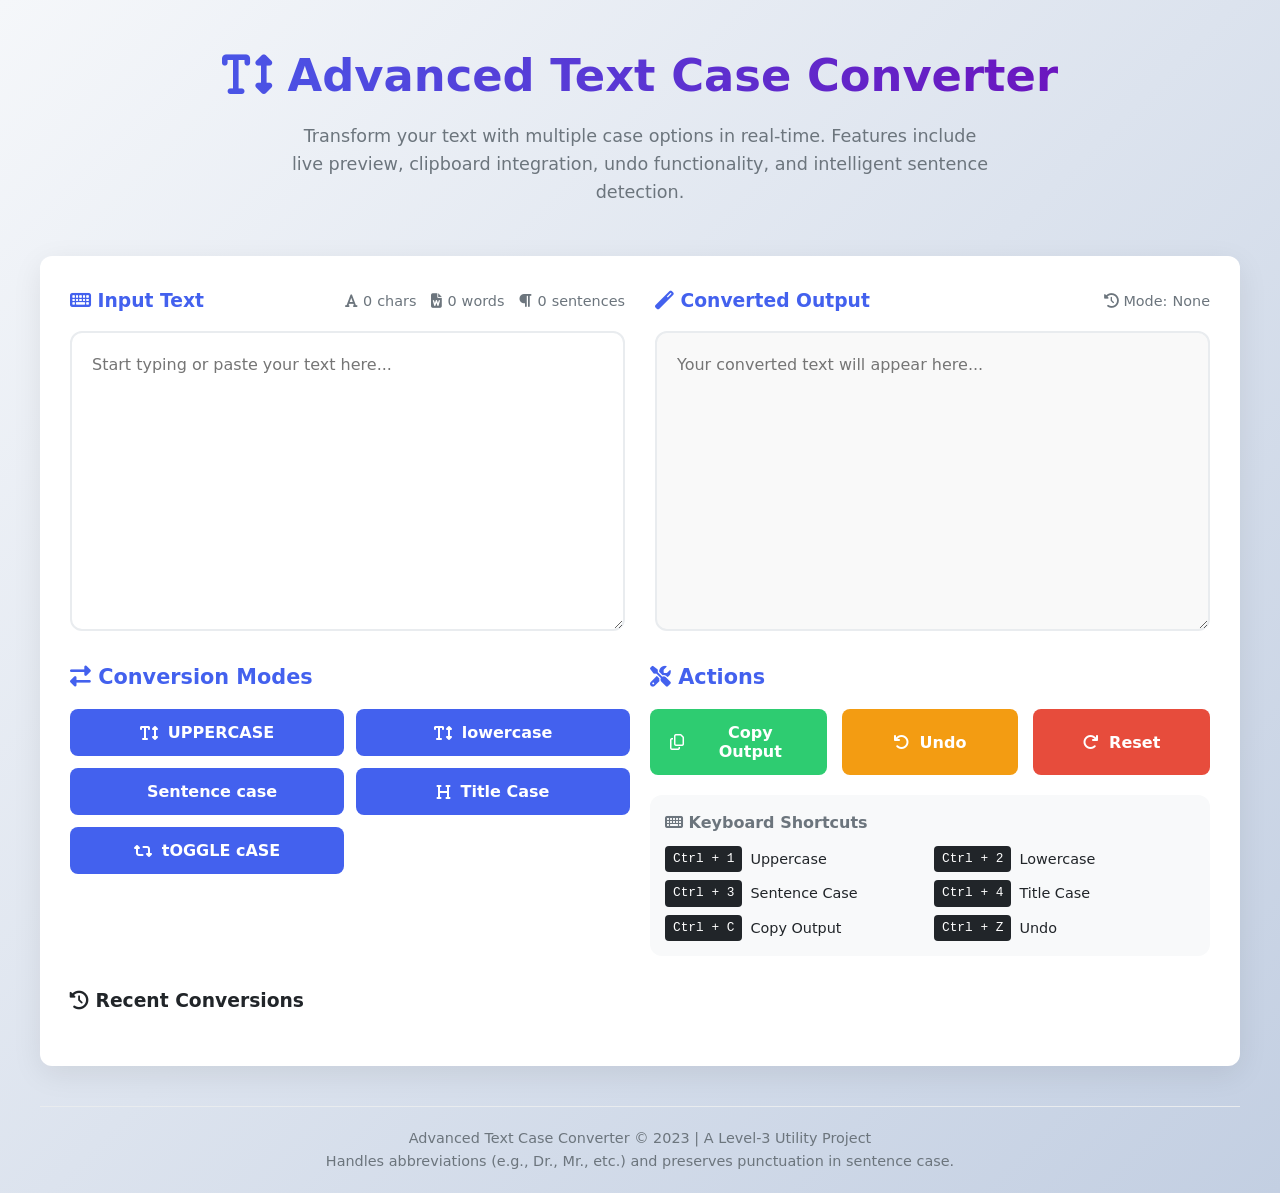
<file: projects/Advanced_TextCaseConverter_live_processing_clipboard_integration/index.html>
<!DOCTYPE html>
<html lang="en">
<head>
    <meta charset="UTF-8">
    <meta name="viewport" content="width=device-width, initial-scale=1.0">
    <title>Advanced Text Case Converter</title>
    <link rel="stylesheet" href="https://cdnjs.cloudflare.com/ajax/libs/font-awesome/6.4.0/css/all.min.css">
    <style>
        :root {
            --primary: #4361ee;
            --primary-dark: #3a56d4;
            --secondary: #7209b7;
            --success: #2ecc71;
            --danger: #e74c3c;
            --warning: #f39c12;
            --light: #f8f9fa;
            --dark: #212529;
            --gray: #6c757d;
            --gray-light: #e9ecef;
            --border-radius: 12px;
            --shadow: 0 8px 30px rgba(0, 0, 0, 0.08);
            --transition: all 0.3s cubic-bezier(0.25, 0.8, 0.25, 1);
        }

        * {
            margin: 0;
            padding: 0;
            box-sizing: border-box;
            font-family: 'Segoe UI', system-ui, sans-serif;
        }

        body {
            background: linear-gradient(135deg, #f5f7fa 0%, #c3cfe2 100%);
            color: var(--dark);
            min-height: 100vh;
            padding: 20px;
            line-height: 1.6;
        }

        .container {
            max-width: 1200px;
            margin: 0 auto;
        }

        header {
            text-align: center;
            margin-bottom: 30px;
            padding: 20px;
            animation: fadeIn 0.8s ease-out;
        }

        h1 {
            color: var(--primary);
            font-size: 2.8rem;
            margin-bottom: 10px;
            background: linear-gradient(90deg, var(--primary), var(--secondary));
            -webkit-background-clip: text;
            background-clip: text;
            color: transparent;
        }

        .subtitle {
            color: var(--gray);
            font-size: 1.1rem;
            max-width: 700px;
            margin: 0 auto;
        }

        .app-card {
            background: white;
            border-radius: var(--border-radius);
            box-shadow: var(--shadow);
            padding: 30px;
            margin-bottom: 30px;
            animation: slideUp 0.5s ease-out;
            transition: var(--transition);
        }

        .app-card:hover {
            box-shadow: 0 12px 40px rgba(0, 0, 0, 0.12);
        }

        .main-grid {
            display: grid;
            grid-template-columns: 1fr 1fr;
            gap: 30px;
            margin-bottom: 30px;
        }

        @media (max-width: 992px) {
            .main-grid {
                grid-template-columns: 1fr;
            }
        }

        .text-area-container {
            display: flex;
            flex-direction: column;
            height: 100%;
        }

        .text-area-label {
            display: flex;
            justify-content: space-between;
            align-items: center;
            margin-bottom: 15px;
        }

        .text-area-label h3 {
            color: var(--primary);
        }

        .stats {
            display: flex;
            gap: 15px;
            font-size: 0.9rem;
            color: var(--gray);
        }

        .stat-item {
            display: flex;
            align-items: center;
            gap: 5px;
        }

        textarea {
            width: 100%;
            height: 300px;
            padding: 20px;
            border: 2px solid var(--gray-light);
            border-radius: var(--border-radius);
            font-size: 1rem;
            resize: vertical;
            transition: var(--transition);
            line-height: 1.5;
        }

        textarea:focus {
            outline: none;
            border-color: var(--primary);
            box-shadow: 0 0 0 3px rgba(67, 97, 238, 0.15);
        }

        #outputText {
            background-color: #f9f9f9;
        }

        .controls-section {
            display: flex;
            flex-wrap: wrap;
            gap: 20px;
            margin-bottom: 30px;
        }

        .controls-group {
            flex: 1;
            min-width: 250px;
        }

        .controls-group h3 {
            margin-bottom: 15px;
            color: var(--primary);
            font-size: 1.3rem;
        }

        .case-buttons {
            display: grid;
            grid-template-columns: repeat(auto-fill, minmax(180px, 1fr));
            gap: 12px;
        }

        .btn {
            padding: 14px 20px;
            border: none;
            border-radius: 8px;
            font-weight: 600;
            cursor: pointer;
            transition: var(--transition);
            display: flex;
            align-items: center;
            justify-content: center;
            gap: 10px;
            font-size: 1rem;
        }

        .btn-primary {
            background-color: var(--primary);
            color: white;
        }

        .btn-primary:hover {
            background-color: var(--primary-dark);
            transform: translateY(-2px);
        }

        .btn-secondary {
            background-color: var(--gray-light);
            color: var(--dark);
        }

        .btn-secondary:hover {
            background-color: #dde1e7;
            transform: translateY(-2px);
        }

        .btn-success {
            background-color: var(--success);
            color: white;
        }

        .btn-success:hover {
            background-color: #27ae60;
            transform: translateY(-2px);
        }

        .btn-danger {
            background-color: var(--danger);
            color: white;
        }

        .btn-danger:hover {
            background-color: #c0392b;
            transform: translateY(-2px);
        }

        .btn-warning {
            background-color: var(--warning);
            color: white;
        }

        .btn-warning:hover {
            background-color: #e67e22;
            transform: translateY(-2px);
        }

        .btn.active {
            transform: scale(0.98);
            box-shadow: inset 0 2px 4px rgba(0, 0, 0, 0.1);
        }

        .action-buttons {
            display: flex;
            flex-wrap: wrap;
            gap: 15px;
            margin-top: 10px;
        }

        .action-buttons .btn {
            flex: 1;
            min-width: 120px;
        }

        .shortcuts {
            background-color: #f8f9fa;
            padding: 15px;
            border-radius: var(--border-radius);
            margin-top: 20px;
        }

        .shortcuts h4 {
            margin-bottom: 10px;
            color: var(--gray);
        }

        .shortcut-list {
            display: grid;
            grid-template-columns: repeat(auto-fill, minmax(200px, 1fr));
            gap: 8px;
            font-size: 0.9rem;
        }

        .shortcut-item {
            display: flex;
            align-items: center;
            gap: 8px;
        }

        .shortcut-key {
            background: var(--dark);
            color: white;
            padding: 3px 8px;
            border-radius: 4px;
            font-size: 0.8rem;
            font-family: monospace;
        }

        .notification {
            position: fixed;
            top: 30px;
            right: 30px;
            padding: 15px 25px;
            border-radius: 8px;
            color: white;
            font-weight: 500;
            box-shadow: 0 5px 15px rgba(0, 0, 0, 0.1);
            z-index: 1000;
            opacity: 0;
            transform: translateX(100px);
            transition: opacity 0.3s, transform 0.3s;
        }

        .notification.show {
            opacity: 1;
            transform: translateX(0);
        }

        .notification-success {
            background-color: var(--success);
        }

        .notification-error {
            background-color: var(--danger);
        }

        .notification-info {
            background-color: var(--primary);
        }

        .history-section {
            margin-top: 30px;
        }

        .history-list {
            display: flex;
            gap: 10px;
            overflow-x: auto;
            padding: 10px 0;
        }

        .history-item {
            background: var(--gray-light);
            padding: 8px 15px;
            border-radius: 20px;
            font-size: 0.9rem;
            cursor: pointer;
            transition: var(--transition);
            white-space: nowrap;
        }

        .history-item:hover {
            background: var(--primary);
            color: white;
        }

        .footer {
            text-align: center;
            margin-top: 40px;
            color: var(--gray);
            font-size: 0.9rem;
            padding-top: 20px;
            border-top: 1px solid var(--gray-light);
        }

        @keyframes fadeIn {
            from { opacity: 0; }
            to { opacity: 1; }
        }

        @keyframes slideUp {
            from { 
                opacity: 0;
                transform: translateY(30px);
            }
            to { 
                opacity: 1;
                transform: translateY(0);
            }
        }

        @keyframes pulse {
            0% { transform: scale(1); }
            50% { transform: scale(1.05); }
            100% { transform: scale(1); }
        }

        .pulse {
            animation: pulse 0.3s ease-in-out;
        }

        /* Responsive adjustments */
        @media (max-width: 768px) {
            h1 {
                font-size: 2rem;
            }
            
            .app-card {
                padding: 20px;
            }
            
            .case-buttons {
                grid-template-columns: repeat(auto-fill, minmax(150px, 1fr));
            }
            
            .btn {
                padding: 12px 15px;
                font-size: 0.9rem;
            }
            
            .notification {
                top: 20px;
                right: 20px;
                left: 20px;
                text-align: center;
            }
        }

        @media (max-width: 480px) {
            .case-buttons {
                grid-template-columns: 1fr;
            }
            
            .action-buttons .btn {
                min-width: 100%;
            }
        }
    </style>
</head>
<body>
    <div class="container">
        <header>
            <h1><i class="fas fa-text-height"></i> Advanced Text Case Converter</h1>
            <p class="subtitle">Transform your text with multiple case options in real-time. Features include live preview, clipboard integration, undo functionality, and intelligent sentence detection.</p>
        </header>

        <main>
            <div class="app-card">
                <div class="main-grid">
                    <div class="text-area-container">
                        <div class="text-area-label">
                            <h3><i class="fas fa-keyboard"></i> Input Text</h3>
                            <div class="stats">
                                <div class="stat-item" id="charCount">
                                    <i class="fas fa-font"></i> <span>0</span> chars
                                </div>
                                <div class="stat-item" id="wordCount">
                                    <i class="fas fa-file-word"></i> <span>0</span> words
                                </div>
                                <div class="stat-item" id="sentenceCount">
                                    <i class="fas fa-paragraph"></i> <span>0</span> sentences
                                </div>
                            </div>
                        </div>
                        <textarea id="inputText" placeholder="Start typing or paste your text here..."></textarea>
                    </div>
                    
                    <div class="text-area-container">
                        <div class="text-area-label">
                            <h3><i class="fas fa-magic"></i> Converted Output</h3>
                            <div class="stats">
                                <div class="stat-item">
                                    <i class="fas fa-history"></i> Mode: <span id="currentMode">None</span>
                                </div>
                            </div>
                        </div>
                        <textarea id="outputText" readonly placeholder="Your converted text will appear here..."></textarea>
                    </div>
                </div>

                <div class="controls-section">
                    <div class="controls-group">
                        <h3><i class="fas fa-exchange-alt"></i> Conversion Modes</h3>
                        <div class="case-buttons">
                            <button class="btn btn-primary" data-mode="uppercase">
                                <i class="fas fa-text-height"></i> UPPERCASE
                            </button>
                            <button class="btn btn-primary" data-mode="lowercase">
                                <i class="fas fa-text-height"></i> lowercase
                            </button>
                            <button class="btn btn-primary" data-mode="sentence">
                                <i class="fas fa-sentence"></i> Sentence case
                            </button>
                            <button class="btn btn-primary" data-mode="title">
                                <i class="fas fa-heading"></i> Title Case
                            </button>
                            <button class="btn btn-primary" data-mode="toggle">
                                <i class="fas fa-retweet"></i> tOGGLE cASE
                            </button>
                        </div>
                    </div>
                    
                    <div class="controls-group">
                        <h3><i class="fas fa-tools"></i> Actions</h3>
                        <div class="action-buttons">
                            <button class="btn btn-success" id="copyBtn">
                                <i class="far fa-copy"></i> Copy Output
                            </button>
                            <button class="btn btn-warning" id="undoBtn">
                                <i class="fas fa-undo"></i> Undo
                            </button>
                            <button class="btn btn-danger" id="resetBtn">
                                <i class="fas fa-redo"></i> Reset
                            </button>
                        </div>
                        
                        <div class="shortcuts">
                            <h4><i class="fas fa-keyboard"></i> Keyboard Shortcuts</h4>
                            <div class="shortcut-list">
                                <div class="shortcut-item">
                                    <span class="shortcut-key">Ctrl + 1</span> Uppercase
                                </div>
                                <div class="shortcut-item">
                                    <span class="shortcut-key">Ctrl + 2</span> Lowercase
                                </div>
                                <div class="shortcut-item">
                                    <span class="shortcut-key">Ctrl + 3</span> Sentence Case
                                </div>
                                <div class="shortcut-item">
                                    <span class="shortcut-key">Ctrl + 4</span> Title Case
                                </div>
                                <div class="shortcut-item">
                                    <span class="shortcut-key">Ctrl + C</span> Copy Output
                                </div>
                                <div class="shortcut-item">
                                    <span class="shortcut-key">Ctrl + Z</span> Undo
                                </div>
                            </div>
                        </div>
                    </div>
                </div>
                
                <div class="history-section">
                    <h3><i class="fas fa-history"></i> Recent Conversions</h3>
                    <div class="history-list" id="historyList">
                        <!-- History items will be added here dynamically -->
                    </div>
                </div>
            </div>
        </main>
        
        <footer class="footer">
            <p>Advanced Text Case Converter &copy; 2023 | A Level-3 Utility Project</p>
            <p>Handles abbreviations (e.g., Dr., Mr., etc.) and preserves punctuation in sentence case.</p>
        </footer>
    </div>

    <div id="notification" class="notification"></div>

    <script>
        // State management
        const state = {
            currentMode: null,
            originalText: '',
            convertedText: '',
            history: [],
            currentHistoryIndex: -1
        };

        // DOM elements
        const inputText = document.getElementById('inputText');
        const outputText = document.getElementById('outputText');
        const charCount = document.getElementById('charCount').querySelector('span');
        const wordCount = document.getElementById('wordCount').querySelector('span');
        const sentenceCount = document.getElementById('sentenceCount').querySelector('span');
        const currentMode = document.getElementById('currentMode');
        const copyBtn = document.getElementById('copyBtn');
        const undoBtn = document.getElementById('undoBtn');
        const resetBtn = document.getElementById('resetBtn');
        const caseButtons = document.querySelectorAll('.case-buttons .btn');
        const historyList = document.getElementById('historyList');
        const notification = document.getElementById('notification');

        // Abbreviations to preserve in sentence case
        const abbreviations = ['dr.', 'mr.', 'mrs.', 'ms.', 'prof.', 'rev.', 'hon.', 'st.', 'ave.', 'blvd.', 'e.g.', 'i.e.', 'etc.', 'vs.', 'dept.', 'univ.', 'assn.', 'bldg.', 'co.', 'corp.', 'inc.', 'ltd.', 'jr.', 'sr.'];

        // Initialize
        function init() {
            setupEventListeners();
            updateStats();
            
            // Load from localStorage if available
            const savedText = localStorage.getItem('textCaseConverter_input');
            if (savedText) {
                inputText.value = savedText;
                state.originalText = savedText;
                processInput();
            }
        }

        // Set up event listeners
        function setupEventListeners() {
            // Input text event
            inputText.addEventListener('input', () => {
                state.originalText = inputText.value;
                localStorage.setItem('textCaseConverter_input', state.originalText);
                processInput();
                updateStats();
            });

            // Case buttons
            caseButtons.forEach(button => {
                button.addEventListener('click', () => {
                    const mode = button.dataset.mode;
                    setActiveMode(mode);
                });
            });

            // Action buttons
            copyBtn.addEventListener('click', copyToClipboard);
            undoBtn.addEventListener('click', undo);
            resetBtn.addEventListener('click', reset);

            // Keyboard shortcuts
            document.addEventListener('keydown', handleKeyboardShortcuts);
        }

        // Handle keyboard shortcuts
        function handleKeyboardShortcuts(e) {
            // Check for Ctrl key (or Cmd on Mac)
            if (e.ctrlKey || e.metaKey) {
                e.preventDefault();
                
                switch(e.key) {
                    case '1':
                        setActiveMode('uppercase');
                        break;
                    case '2':
                        setActiveMode('lowercase');
                        break;
                    case '3':
                        setActiveMode('sentence');
                        break;
                    case '4':
                        setActiveMode('title');
                        break;
                    case 'c':
                        copyToClipboard();
                        break;
                    case 'z':
                        if (e.shiftKey) {
                            redo();
                        } else {
                            undo();
                        }
                        break;
                }
            }
        }

        // Process input text based on current mode
        function processInput() {
            if (!state.currentMode || state.originalText.trim() === '') {
                outputText.value = state.originalText;
                state.convertedText = state.originalText;
                return;
            }

            let result = state.originalText;
            
            switch(state.currentMode) {
                case 'uppercase':
                    result = convertToUpperCase(state.originalText);
                    break;
                case 'lowercase':
                    result = convertToLowerCase(state.originalText);
                    break;
                case 'sentence':
                    result = convertToSentenceCase(state.originalText);
                    break;
                case 'title':
                    result = convertToTitleCase(state.originalText);
                    break;
                case 'toggle':
                    result = convertToToggleCase(state.originalText);
                    break;
            }
            
            outputText.value = result;
            state.convertedText = result;
            
            // Add to history
            addToHistory(state.currentMode, result);
        }

        // Set active mode and update UI
        function setActiveMode(mode) {
            // Remove active class from all buttons
            caseButtons.forEach(button => {
                button.classList.remove('active');
            });
            
            // Add active class to clicked button
            const activeButton = document.querySelector(`[data-mode="${mode}"]`);
            activeButton.classList.add('active');
            activeButton.classList.add('pulse');
            setTimeout(() => activeButton.classList.remove('pulse'), 300);
            
            // Update state and UI
            state.currentMode = mode;
            currentMode.textContent = mode.charAt(0).toUpperCase() + mode.slice(1);
            
            // Process input with new mode
            processInput();
        }

        // Conversion functions
        function convertToUpperCase(text) {
            return text.toUpperCase();
        }

        function convertToLowerCase(text) {
            return text.toLowerCase();
        }

        function convertToSentenceCase(text) {
            // Split by sentence endings (. ! ?) but preserve abbreviations
            const sentences = text.split(/(?<=[.!?])\s+/);
            return sentences.map(sentence => {
                if (sentence.trim() === '') return sentence;
                
                // Check if this "sentence" is actually an abbreviation
                const lowerSentence = sentence.toLowerCase();
                const isAbbreviation = abbreviations.some(abbr => 
                    lowerSentence.includes(abbr) && 
                    (lowerSentence.endsWith(abbr) || lowerSentence.includes(abbr + ' '))
                );
                
                if (isAbbreviation && sentence.length < 50) {
                    // Don't capitalize abbreviations that might not be actual sentences
                    return sentence;
                }
                
                // Capitalize first letter of sentence
                return sentence.charAt(0).toUpperCase() + sentence.slice(1).toLowerCase();
            }).join(' ');
        }

        function convertToTitleCase(text) {
            const stopWords = ['a', 'an', 'and', 'the', 'but', 'or', 'for', 'nor', 'on', 'at', 'to', 'by', 'of', 'in', 'with'];
            
            return text.split(' ').map((word, index) => {
                // Always capitalize first and last word
                if (index === 0 || index === text.split(' ').length - 1) {
                    return word.charAt(0).toUpperCase() + word.slice(1).toLowerCase();
                }
                
                // Don't capitalize stop words
                if (stopWords.includes(word.toLowerCase())) {
                    return word.toLowerCase();
                }
                
                // Capitalize all other words
                return word.charAt(0).toUpperCase() + word.slice(1).toLowerCase();
            }).join(' ');
        }

        function convertToToggleCase(text) {
            return text.split('').map(char => {
                if (char === char.toUpperCase()) {
                    return char.toLowerCase();
                } else {
                    return char.toUpperCase();
                }
            }).join('');
        }

        // Update statistics
        function updateStats() {
            const text = inputText.value;
            
            // Character count
            charCount.textContent = text.length;
            
            // Word count (handle multiple spaces and line breaks)
            const words = text.trim().split(/\s+/).filter(word => word.length > 0);
            wordCount.textContent = words.length;
            
            // Sentence count (simplified)
            const sentences = text.split(/[.!?]+/).filter(sentence => sentence.trim().length > 0);
            sentenceCount.textContent = sentences.length || 0;
        }

        // Copy to clipboard
        async function copyToClipboard() {
            if (!state.convertedText) {
                showNotification('No text to copy!', 'error');
                return;
            }
            
            try {
                await navigator.clipboard.writeText(state.convertedText);
                showNotification('Copied to clipboard!', 'success');
                copyBtn.classList.add('pulse');
                setTimeout(() => copyBtn.classList.remove('pulse'), 300);
            } catch (err) {
                console.error('Failed to copy: ', err);
                showNotification('Failed to copy to clipboard', 'error');
            }
        }

        // Undo functionality
        function undo() {
            if (state.currentHistoryIndex > 0) {
                state.currentHistoryIndex--;
                const historyItem = state.history[state.currentHistoryIndex];
                outputText.value = historyItem.text;
                state.convertedText = historyItem.text;
                setActiveMode(historyItem.mode);
                showNotification('Undo applied', 'info');
                
                // Pulse undo button
                undoBtn.classList.add('pulse');
                setTimeout(() => undoBtn.classList.remove('pulse'), 300);
            } else {
                showNotification('Nothing to undo', 'info');
            }
            
            updateHistoryDisplay();
        }

        // Redo functionality
        function redo() {
            if (state.currentHistoryIndex < state.history.length - 1) {
                state.currentHistoryIndex++;
                const historyItem = state.history[state.currentHistoryIndex];
                outputText.value = historyItem.text;
                state.convertedText = historyItem.text;
                setActiveMode(historyItem.mode);
                showNotification('Redo applied', 'info');
            } else {
                showNotification('Nothing to redo', 'info');
            }
            
            updateHistoryDisplay();
        }

        // Reset functionality
        function reset() {
            inputText.value = '';
            outputText.value = '';
            state.originalText = '';
            state.convertedText = '';
            state.currentMode = null;
            state.history = [];
            state.currentHistoryIndex = -1;
            
            // Remove active class from all buttons
            caseButtons.forEach(button => button.classList.remove('active'));
            
            // Update UI
            currentMode.textContent = 'None';
            updateStats();
            updateHistoryDisplay();
            localStorage.removeItem('textCaseConverter_input');
            
            showNotification('All text cleared', 'info');
            
            // Pulse reset button
            resetBtn.classList.add('pulse');
            setTimeout(() => resetBtn.classList.remove('pulse'), 300);
        }

        // Add conversion to history
        function addToHistory(mode, text) {
            // Only add if different from last history item
            if (state.history.length === 0 || 
                state.history[state.history.length - 1].text !== text) {
                
                state.history.push({
                    mode: mode,
                    text: text,
                    timestamp: new Date().toLocaleTimeString()
                });
                
                // Keep only last 10 items
                if (state.history.length > 10) {
                    state.history.shift();
                }
                
                state.currentHistoryIndex = state.history.length - 1;
                updateHistoryDisplay();
            }
        }

        // Update history display
        function updateHistoryDisplay() {
            historyList.innerHTML = '';
            
            state.history.forEach((item, index) => {
                const historyItem = document.createElement('div');
                historyItem.className = 'history-item';
                historyItem.textContent = `${item.mode}: ${item.text.substring(0, 30)}${item.text.length > 30 ? '...' : ''}`;
                
                // Highlight current history item
                if (index === state.currentHistoryIndex) {
                    historyItem.style.backgroundColor = 'var(--primary)';
                    historyItem.style.color = 'white';
                }
                
                historyItem.addEventListener('click', () => {
                    state.currentHistoryIndex = index;
                    outputText.value = item.text;
                    state.convertedText = item.text;
                    setActiveMode(item.mode);
                    updateHistoryDisplay();
                });
                
                historyList.appendChild(historyItem);
            });
        }

        // Show notification
        function showNotification(message, type) {
            notification.textContent = message;
            notification.className = `notification notification-${type}`;
            notification.classList.add('show');
            
            setTimeout(() => {
                notification.classList.remove('show');
            }, 3000);
        }

        // Initialize the app
        window.addEventListener('DOMContentLoaded', init);
    </script>
</body>
</html>
</file>
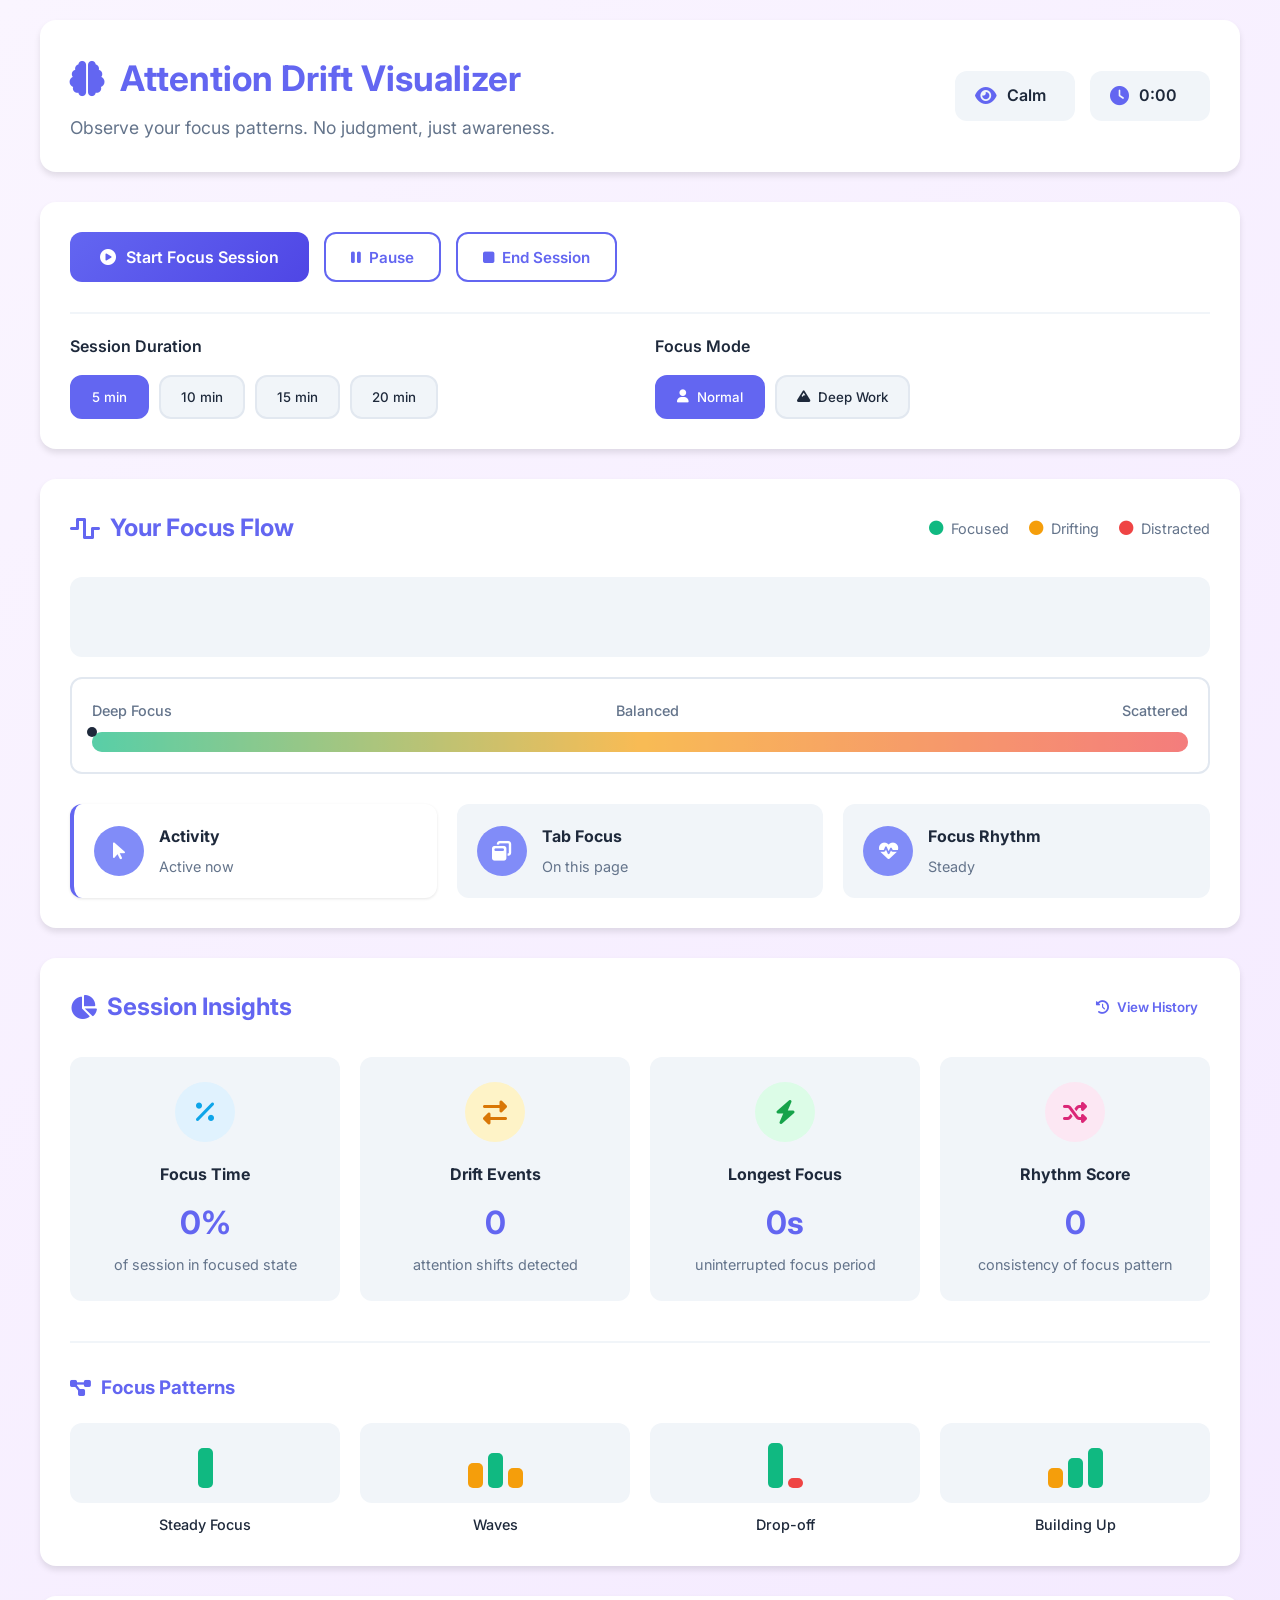
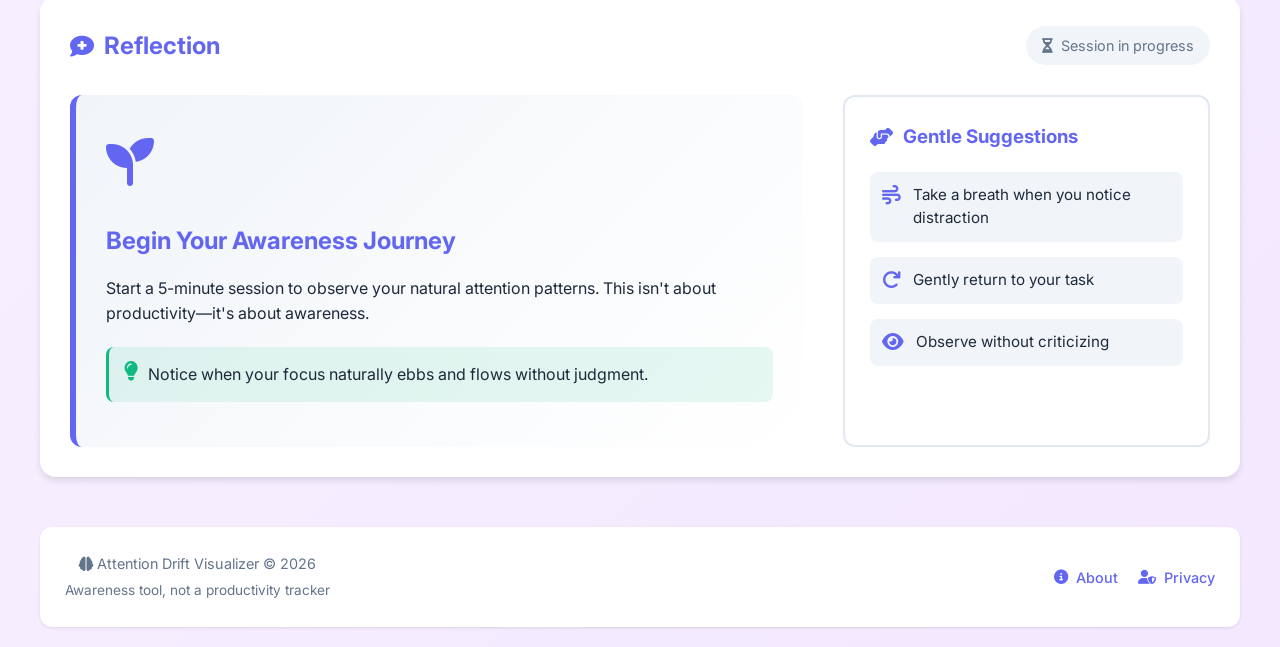
<file: projects/AttentionDriftVisualizer/index.html>
<!DOCTYPE html>
<html lang="en">
<head>
    <meta charset="UTF-8">
    <meta name="viewport" content="width=device-width, initial-scale=1.0">
    <title>Attention Drift Visualizer</title>
    <link rel="stylesheet" href="styles.css">
    <link rel="stylesheet" href="https://cdnjs.cloudflare.com/ajax/libs/font-awesome/6.4.0/css/all.min.css">
    <link href="https://fonts.googleapis.com/css2?family=Inter:wght@300;400;500;600;700&display=swap" rel="stylesheet">
</head>
<body>
    <div class="container">
        <header>
            <div class="header-content">
                <h1><i class="fas fa-brain"></i> Attention Drift Visualizer</h1>
                <p class="subtitle">Observe your focus patterns. No judgment, just awareness.</p>
            </div>
            <div class="header-stats">
                <div class="stat-badge">
                    <i class="fas fa-eye"></i>
                    <span id="currentFocus">Calm</span>
                </div>
                <div class="stat-badge">
                    <i class="fas fa-clock"></i>
                    <span id="sessionTime">0:00</span>
                </div>
            </div>
        </header>

        <main>
            <!-- Session Controls -->
            <div class="control-panel">
                <div class="session-controls">
                    <button id="startSessionBtn" class="btn-primary">
                        <i class="fas fa-play-circle"></i> Start Focus Session
                    </button>
                    <button id="pauseSessionBtn" class="btn-secondary" disabled>
                        <i class="fas fa-pause"></i> Pause
                    </button>
                    <button id="endSessionBtn" class="btn-secondary" disabled>
                        <i class="fas fa-stop"></i> End Session
                    </button>
                </div>
                
                <div class="session-settings">
                    <div class="setting-group">
                        <label for="sessionDuration">Session Duration</label>
                        <div class="duration-options">
                            <button class="duration-btn active" data-minutes="5">5 min</button>
                            <button class="duration-btn" data-minutes="10">10 min</button>
                            <button class="duration-btn" data-minutes="15">15 min</button>
                            <button class="duration-btn" data-minutes="20">20 min</button>
                        </div>
                    </div>
                    
                    <div class="setting-group">
                        <label>Focus Mode</label>
                        <div class="mode-options">
                            <button class="mode-btn active" data-mode="normal">
                                <i class="fas fa-user"></i> Normal
                            </button>
                            <button class="mode-btn" data-mode="deep">
                                <i class="fas fa-mountain"></i> Deep Work
                            </button>
                        </div>
                    </div>
                </div>
            </div>

            <!-- Real-time Visualization -->
            <div class="visualization-panel">
                <div class="visualization-header">
                    <h2><i class="fas fa-wave-square"></i> Your Focus Flow</h2>
                    <div class="visualization-info">
                        <span class="info-item">
                            <i class="fas fa-circle" style="color: #10b981;"></i> Focused
                        </span>
                        <span class="info-item">
                            <i class="fas fa-circle" style="color: #f59e0b;"></i> Drifting
                        </span>
                        <span class="info-item">
                            <i class="fas fa-circle" style="color: #ef4444;"></i> Distracted
                        </span>
                    </div>
                </div>
                
                <div class="focus-flow-container">
                    <div class="focus-timeline" id="focusTimeline">
                        <!-- Timeline visualization will be generated here -->
                    </div>
                    
                    <div class="focus-meter">
                        <div class="meter-labels">
                            <span>Deep Focus</span>
                            <span>Balanced</span>
                            <span>Scattered</span>
                        </div>
                        <div class="meter-bar">
                            <div class="meter-fill" id="meterFill"></div>
                            <div class="meter-indicator" id="meterIndicator">
                                <div class="indicator-dot"></div>
                            </div>
                        </div>
                    </div>
                </div>
                
                <div class="live-indicators">
                    <div class="indicator active" id="idleIndicator">
                        <div class="indicator-icon">
                            <i class="fas fa-mouse-pointer"></i>
                        </div>
                        <div class="indicator-content">
                            <h3>Activity</h3>
                            <p id="idleStatus">Active now</p>
                        </div>
                    </div>
                    
                    <div class="indicator" id="tabIndicator">
                        <div class="indicator-icon">
                            <i class="fas fa-window-restore"></i>
                        </div>
                        <div class="indicator-content">
                            <h3>Tab Focus</h3>
                            <p id="tabStatus">On this page</p>
                        </div>
                    </div>
                    
                    <div class="indicator" id="rhythmIndicator">
                        <div class="indicator-icon">
                            <i class="fas fa-heartbeat"></i>
                        </div>
                        <div class="indicator-content">
                            <h3>Focus Rhythm</h3>
                            <p id="rhythmStatus">Steady</p>
                        </div>
                    </div>
                </div>
            </div>

            <!-- Insights Panel -->
            <div class="insights-panel">
                <div class="insights-header">
                    <h2><i class="fas fa-chart-pie"></i> Session Insights</h2>
                    <button id="showHistoryBtn" class="btn-text">
                        <i class="fas fa-history"></i> View History
                    </button>
                </div>
                
                <div class="insights-content">
                    <div class="insight-cards">
                        <div class="insight-card">
                            <div class="insight-icon" style="background: #e0f2fe;">
                                <i class="fas fa-percentage" style="color: #0ea5e9;"></i>
                            </div>
                            <div class="insight-details">
                                <h3>Focus Time</h3>
                                <div class="insight-value" id="focusPercentage">0%</div>
                                <p>of session in focused state</p>
                            </div>
                        </div>
                        
                        <div class="insight-card">
                            <div class="insight-icon" style="background: #fef3c7;">
                                <i class="fas fa-exchange-alt" style="color: #d97706;"></i>
                            </div>
                            <div class="insight-details">
                                <h3>Drift Events</h3>
                                <div class="insight-value" id="driftCount">0</div>
                                <p>attention shifts detected</p>
                            </div>
                        </div>
                        
                        <div class="insight-card">
                            <div class="insight-icon" style="background: #dcfce7;">
                                <i class="fas fa-bolt" style="color: #16a34a;"></i>
                            </div>
                            <div class="insight-details">
                                <h3>Longest Focus</h3>
                                <div class="insight-value" id="longestFocus">0s</div>
                                <p>uninterrupted focus period</p>
                            </div>
                        </div>
                        
                        <div class="insight-card">
                            <div class="insight-icon" style="background: #fce7f3;">
                                <i class="fas fa-random" style="color: #db2777;"></i>
                            </div>
                            <div class="insight-details">
                                <h3>Rhythm Score</h3>
                                <div class="insight-value" id="rhythmScore">0</div>
                                <p>consistency of focus pattern</p>
                            </div>
                        </div>
                    </div>
                    
                    <div class="patterns-section">
                        <h3><i class="fas fa-project-diagram"></i> Focus Patterns</h3>
                        <div class="patterns-grid" id="patternsGrid">
                            <div class="pattern-item">
                                <div class="pattern-visual">
                                    <div class="pattern-bar" style="height: 80%; background: #10b981;"></div>
                                </div>
                                <p>Steady Focus</p>
                            </div>
                            <div class="pattern-item">
                                <div class="pattern-visual">
                                    <div class="pattern-bar" style="height: 50%; background: #f59e0b;"></div>
                                    <div class="pattern-bar" style="height: 70%; background: #10b981;"></div>
                                    <div class="pattern-bar" style="height: 40%; background: #f59e0b;"></div>
                                </div>
                                <p>Waves</p>
                            </div>
                            <div class="pattern-item">
                                <div class="pattern-visual">
                                    <div class="pattern-bar" style="height: 90%; background: #10b981;"></div>
                                    <div class="pattern-bar" style="height: 20%; background: #ef4444;"></div>
                                </div>
                                <p>Drop-off</p>
                            </div>
                            <div class="pattern-item">
                                <div class="pattern-visual">
                                    <div class="pattern-bar" style="height: 40%; background: #f59e0b;"></div>
                                    <div class="pattern-bar" style="height: 60%; background: #10b981;"></div>
                                    <div class="pattern-bar" style="height: 80%; background: #10b981;"></div>
                                </div>
                                <p>Building Up</p>
                            </div>
                        </div>
                    </div>
                </div>
            </div>

            <!-- Reflection Panel -->
            <div class="reflection-panel" id="reflectionPanel">
                <div class="reflection-header">
                    <h2><i class="fas fa-comment-medical"></i> Reflection</h2>
                    <div class="reflection-status" id="reflectionStatus">
                        <i class="fas fa-hourglass-half"></i> Session in progress
                    </div>
                </div>
                
                <div class="reflection-content">
                    <div class="reflection-message" id="reflectionMessage">
                        <div class="message-icon">
                            <i class="fas fa-seedling"></i>
                        </div>
                        <div class="message-content">
                            <h3>Begin Your Focus Journey</h3>
                            <p>Start a session to observe your natural attention patterns. This isn't about productivity—it's about awareness.</p>
                            <p class="tip">
                                <i class="fas fa-lightbulb"></i>
                                Notice when your focus naturally ebbs and flows without judgment.
                            </p>
                        </div>
                    </div>
                    
                    <div class="action-suggestions" id="actionSuggestions">
                        <h3><i class="fas fa-hands-helping"></i> Gentle Suggestions</h3>
                        <div class="suggestions-list">
                            <div class="suggestion">
                                <i class="fas fa-wind"></i>
                                <p>Take a breath when you notice distraction</p>
                            </div>
                            <div class="suggestion">
                                <i class="fas fa-redo"></i>
                                <p>Gently return to your task</p>
                            </div>
                            <div class="suggestion">
                                <i class="fas fa-eye"></i>
                                <p>Observe without criticizing</p>
                            </div>
                        </div>
                    </div>
                </div>
            </div>

            <!-- History Modal -->
            <div class="modal" id="historyModal">
                <div class="modal-content">
                    <div class="modal-header">
                        <h3><i class="fas fa-history"></i> Session History</h3>
                        <button class="close-modal">&times;</button>
                    </div>
                    <div class="modal-body">
                        <div class="history-filters">
                            <button class="filter-btn active" data-filter="all">All Sessions</button>
                            <button class="filter-btn" data-filter="today">Today</button>
                            <button class="filter-btn" data-filter="week">This Week</button>
                        </div>
                        
                        <div class="history-list" id="historyList">
                            <!-- History items will be added here -->
                        </div>
                        
                        <div class="modal-actions">
                            <button id="clearHistoryBtn" class="btn-secondary">
                                <i class="fas fa-trash"></i> Clear History
                            </button>
                            <button id="closeHistoryBtn" class="btn-primary">
                                Close
                            </button>
                        </div>
                    </div>
                </div>
            </div>
        </main>
        
        <footer>
            <div class="footer-content">
                <div class="footer-left">
                    <p><i class="fas fa-brain"></i> Attention Drift Visualizer &copy; <span id="currentYear"></span></p>
                    <p class="footer-sub">Awareness tool, not a productivity tracker</p>
                </div>
                <div class="footer-right">
                    <div class="footer-links">
                        <a href="#" class="footer-link" id="aboutBtn">
                            <i class="fas fa-info-circle"></i> About
                        </a>
                        <a href="#" class="footer-link" id="privacyBtn">
                            <i class="fas fa-user-shield"></i> Privacy
                        </a>
                    </div>
                </div>
            </div>
        </footer>
    </div>

    <script src="script.js"></script>
</body>
</html>
</file>
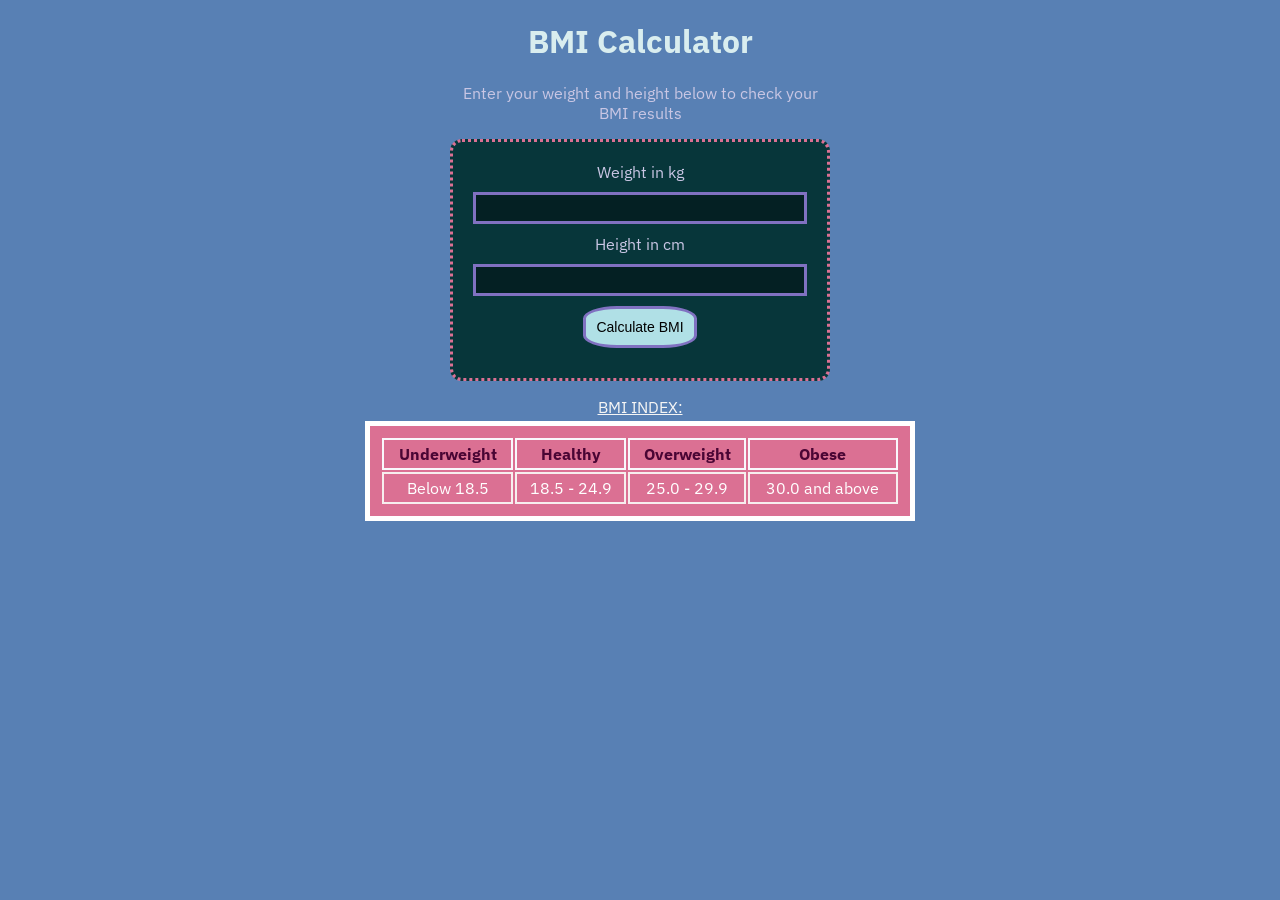
<file: projects/bmi-calculator/index.html>
<html></html>
<head>
	<title>BMI Calculator</title>
	<meta name="viewport" content="width=device-width, initial-scale=1.0, user-scalable=no">
	<link rel="stylesheet" type="text/css" href="styles.css">
	<link href="https://fonts.googleapis.com/css?family=Open+Sans" rel="stylesheet">
</head>
<body>
    <div class="container">
    	<div class="panel">
    		<h1 class="text-center">BMI Calculator</h1>
    		
    			<p id="introText" class="text-center">Enter your weight and height below to check your BMI results</p>
    			
    			<form>
    				<div id="weightInput">
    					<p>Weight in kg</p>
    		     		<input id="weight" type="number" pattern="[0-9]*" name="a" />
    				</div>
    				<div id="heightInput">
    					<p>Height in cm</p>
	    				 <input id="height" type="number" pattern="[0-9]*" name="b"/> 
    				</div>
    		     <button type="button" class="btn" onclick="calculate()">Calculate BMI</button>
				 <div id="results" class="text-center" style="color:#fff"> </div>
    		</form>
    	</div>
    </div>
	<div id="table">
		<table>
			<caption style="color:whitesmoke;text-decoration: underline;margin-bottom:4px">BMI INDEX:</caption>
			<tr>
				<th>Underweight</th>
				<th>Healthy</th>
				<th>Overweight</th>
				<th>Obese</th>
			</tr>
			<tr>
				<td>Below 18.5</td>
				<td>18.5 - 24.9</td>
				<td>25.0 - 29.9 </td>
				<td>30.0 and above</td>

			</tr>
		</table>
	</div>
	<script src="main.js"></script>
</body>
</html>
</file>
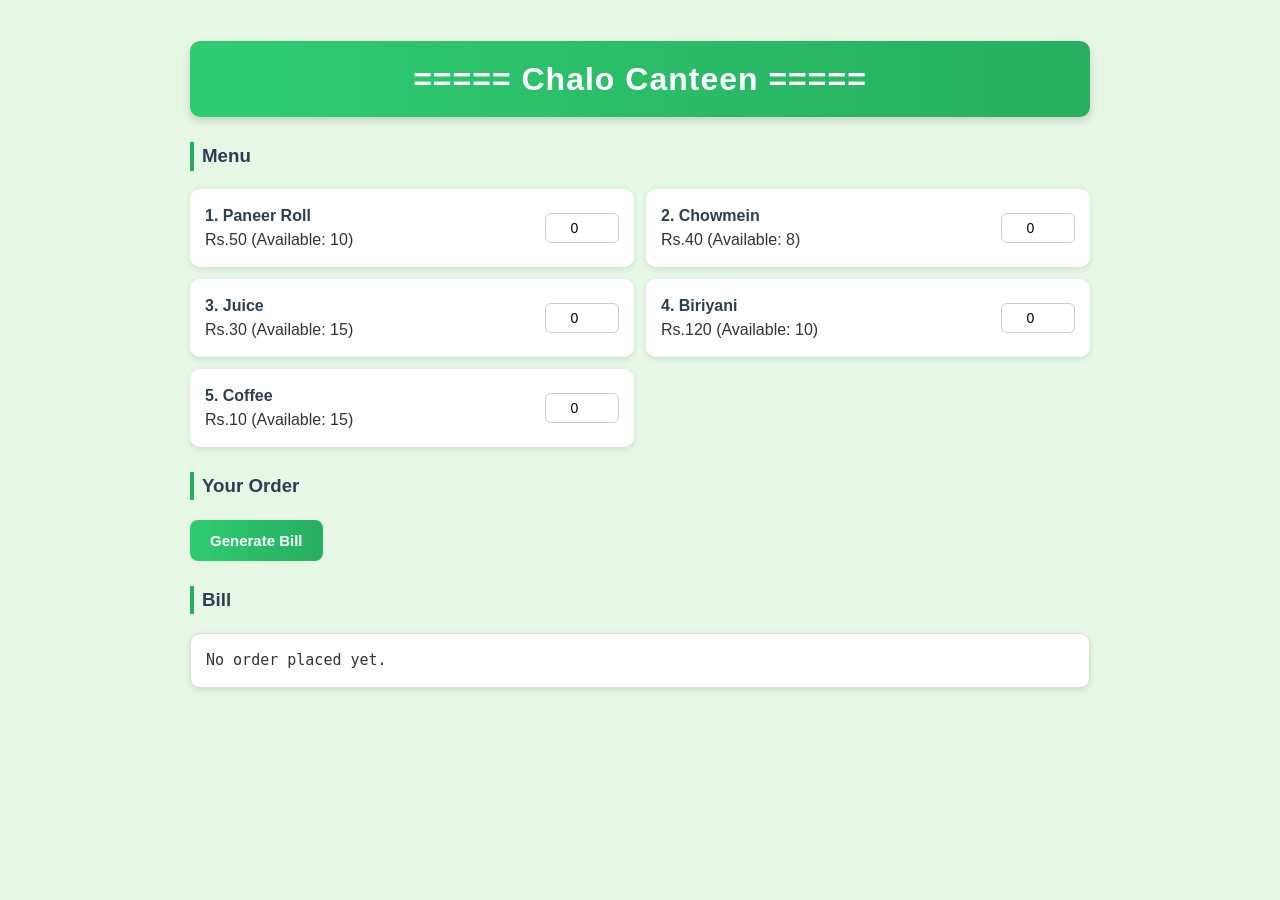
<file: projects/ChaloCanteen/index.html>
<!doctype html>
<html lang="en">

<head>
    <meta charset="utf-8">
    <title>Smart Canteen</title>
    <link rel="stylesheet" href="style.css">
</head>

<body>
    <h1>===== Chalo Canteen =====</h1>

    <h3>Menu</h3>
    <div id="menu"></div>

    <h3>Your Order</h3>
    <div id="cart"></div>
    <button id="placeBtn">Generate Bill</button>

    <h3>Bill</h3>
    <pre id="bill">No order placed yet.</pre>

    <script src="script.js"></script>
</body>

</html>
</file>
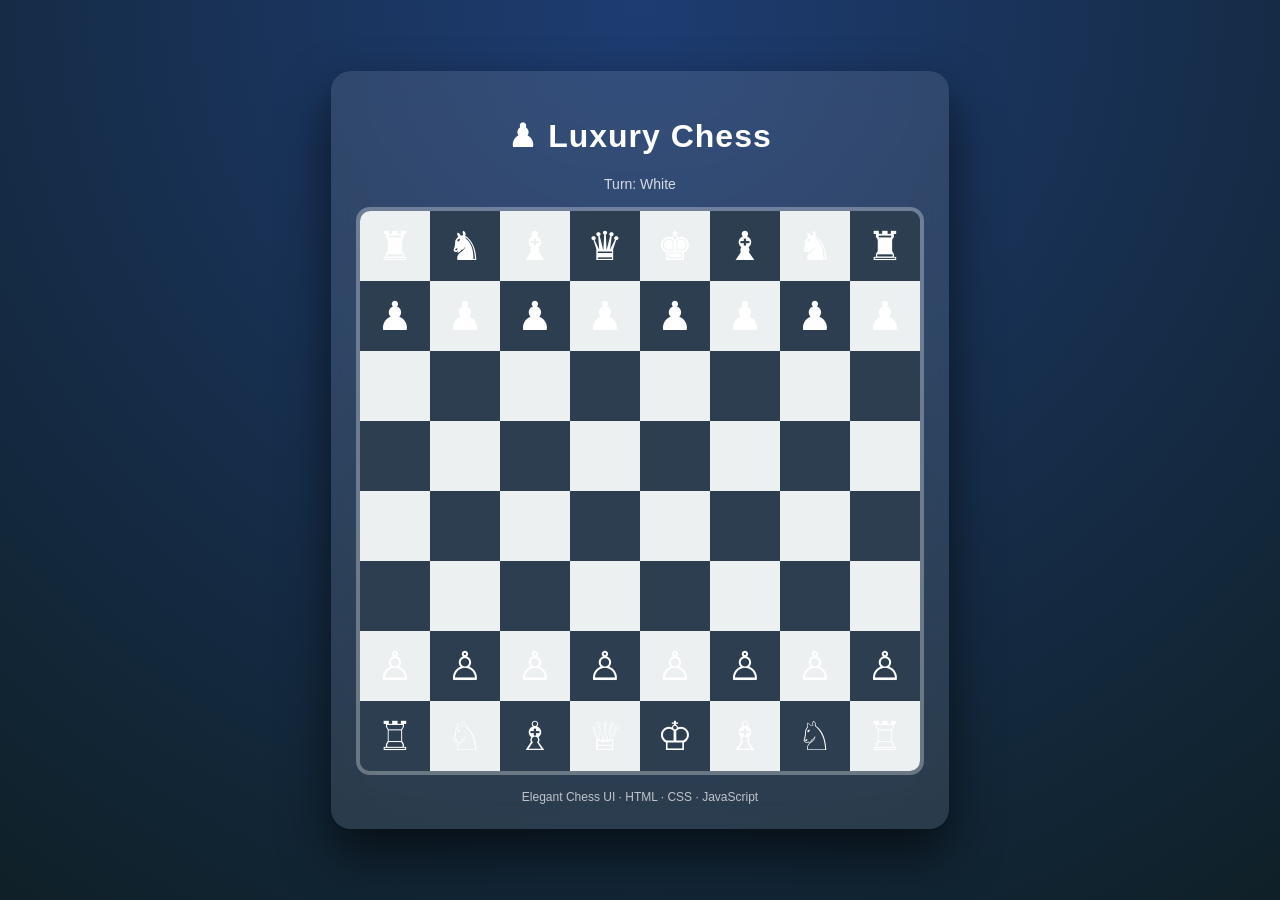
<file: projects/chess/index.html>
<!DOCTYPE html>
<html lang="en">
<head>
<meta charset="UTF-8">
<title>Luxury Chess Game</title>
<meta name="viewport" content="width=device-width, initial-scale=1.0">

<style>
/* ===== GLOBAL ===== */
* {
  box-sizing: border-box;
  font-family: 'Poppins', sans-serif;
}

body {
  margin: 0;
  min-height: 100vh;
  background: radial-gradient(circle at top, #1e3c72, #0f2027);
  display: flex;
  align-items: center;
  justify-content: center;
  color: white;
}

/* ===== CONTAINER ===== */
.game-container {
  background: rgba(255,255,255,0.1);
  backdrop-filter: blur(15px);
  border-radius: 20px;
  padding: 25px;
  box-shadow: 0 25px 50px rgba(0,0,0,0.6);
  display: flex;
  flex-direction: column;
  align-items: center;
}

/* ===== HEADER ===== */
.header {
  margin-bottom: 15px;
  text-align: center;
}

.header h1 {
  font-weight: 600;
  letter-spacing: 1px;
}

.turn {
  margin-top: 5px;
  font-size: 14px;
  opacity: 0.8;
}

/* ===== CHESS BOARD ===== */
.board {
  display: grid;
  grid-template-columns: repeat(8, 70px);
  grid-template-rows: repeat(8, 70px);
  border-radius: 14px;
  overflow: hidden;
  border: 4px solid rgba(255,255,255,0.3);
}

/* ===== SQUARE ===== */
.square {
  display: flex;
  align-items: center;
  justify-content: center;
  font-size: 40px;
  cursor: pointer;
  transition: all 0.25s ease;
}

.square.dark {
  background: #2c3e50;
}

.square.light {
  background: #ecf0f1;
}

.square:hover {
  transform: scale(1.05);
}

.square.selected {
  box-shadow: inset 0 0 0 4px gold;
}

.square.move {
  background: radial-gradient(circle, #f1c40f 25%, transparent 30%);
}

/* ===== PIECE ===== */
.piece {
  user-select: none;
}

/* ===== FOOTER ===== */
.footer {
  margin-top: 15px;
  font-size: 12px;
  opacity: 0.7;
}

/* ===== RESPONSIVE ===== */
@media (max-width: 700px) {
  .board {
    grid-template-columns: repeat(8, 45px);
    grid-template-rows: repeat(8, 45px);
  }
  .square {
    font-size: 28px;
  }
}
</style>
</head>

<body>

<div class="game-container">
  <div class="header">
    <h1>♟ Luxury Chess</h1>
    <div class="turn" id="turn">Turn: White</div>
  </div>

  <div class="board" id="board"></div>

  <div class="footer">
    Elegant Chess UI · HTML · CSS · JavaScript
  </div>
</div>

<script>
/* ===== PIECES ===== */
const pieces = {
  r: "♜", n: "♞", b: "♝", q: "♛", k: "♚", p: "♟",
  R: "♖", N: "♘", B: "♗", Q: "♕", K: "♔", P: "♙"
};

/* ===== INITIAL BOARD ===== */
let boardState = [
  "rnbqkbnr",
  "pppppppp",
  "........",
  "........",
  "........",
  "........",
  "PPPPPPPP",
  "RNBQKBNR"
];

const board = document.getElementById("board");
const turnText = document.getElementById("turn");

let selected = null;
let currentTurn = "white";

/* ===== CREATE BOARD ===== */
function createBoard() {
  board.innerHTML = "";
  boardState.forEach((row, r) => {
    [...row].forEach((cell, c) => {
      const square = document.createElement("div");
      square.className = `square ${(r + c) % 2 === 0 ? "light" : "dark"}`;
      square.dataset.row = r;
      square.dataset.col = c;

      if (cell !== ".") {
        const piece = document.createElement("div");
        piece.className = "piece";
        piece.textContent = pieces[cell];
        square.appendChild(piece);
      }

      square.addEventListener("click", () => handleClick(r, c));
      board.appendChild(square);
    });
  });
}

/* ===== CLICK HANDLER ===== */
function handleClick(r, c) {
  const piece = boardState[r][c];

  if (selected) {
    if (isValidMove(selected.r, selected.c, r, c)) {
      movePiece(selected.r, selected.c, r, c);
      switchTurn();
    }
    clearSelection();
  } else {
    if (piece !== "." && isCurrentTurnPiece(piece)) {
      selectSquare(r, c);
    }
  }
}

/* ===== SELECT ===== */
function selectSquare(r, c) {
  clearSelection();
  selected = { r, c };
  getSquare(r, c).classList.add("selected");
  showMoves(r, c);
}

/* ===== CLEAR ===== */
function clearSelection() {
  document.querySelectorAll(".square").forEach(sq => {
    sq.classList.remove("selected", "move");
  });
  selected = null;
}

/* ===== MOVE ===== */
function movePiece(sr, sc, tr, tc) {
  let row = boardState[sr].split("");
  let piece = row[sc];
  row[sc] = ".";
  boardState[sr] = row.join("");

  let targetRow = boardState[tr].split("");
  targetRow[tc] = piece;
  boardState[tr] = targetRow.join("");

  createBoard();
}

/* ===== TURN ===== */
function switchTurn() {
  currentTurn = currentTurn === "white" ? "black" : "white";
  turnText.textContent = `Turn: ${currentTurn.charAt(0).toUpperCase() + currentTurn.slice(1)}`;
}

/* ===== HELPERS ===== */
function getSquare(r, c) {
  return document.querySelector(`[data-row="${r}"][data-col="${c}"]`);
}

function isCurrentTurnPiece(piece) {
  return currentTurn === "white" ? piece === piece.toUpperCase() : piece === piece.toLowerCase();
}

/* ===== BASIC MOVE LOGIC ===== */
function isValidMove(sr, sc, tr, tc) {
  if (sr === tr && sc === tc) return false;

  const piece = boardState[sr][sc];
  const target = boardState[tr][tc];

  if (target !== "." && isCurrentTurnPiece(target)) return false;

  const dr = tr - sr;
  const dc = tc - sc;

  switch (piece.toLowerCase()) {
    case "p":
      return currentTurn === "white"
        ? dr === -1 && dc === 0 && target === "."
        : dr === 1 && dc === 0 && target === ".";
    case "r":
      return dr === 0 || dc === 0;
    case "b":
      return Math.abs(dr) === Math.abs(dc);
    case "q":
      return dr === 0 || dc === 0 || Math.abs(dr) === Math.abs(dc);
    case "n":
      return Math.abs(dr) * Math.abs(dc) === 2;
    case "k":
      return Math.abs(dr) <= 1 && Math.abs(dc) <= 1;
  }
  return false;
}

/* ===== SHOW MOVES ===== */
function showMoves(r, c) {
  for (let i = 0; i < 8; i++) {
    for (let j = 0; j < 8; j++) {
      if (isValidMove(r, c, i, j)) {
        getSquare(i, j).classList.add("move");
      }
    }
  }
}

/* ===== INIT ===== */
createBoard();
</script>

</body>
</html>
</file>
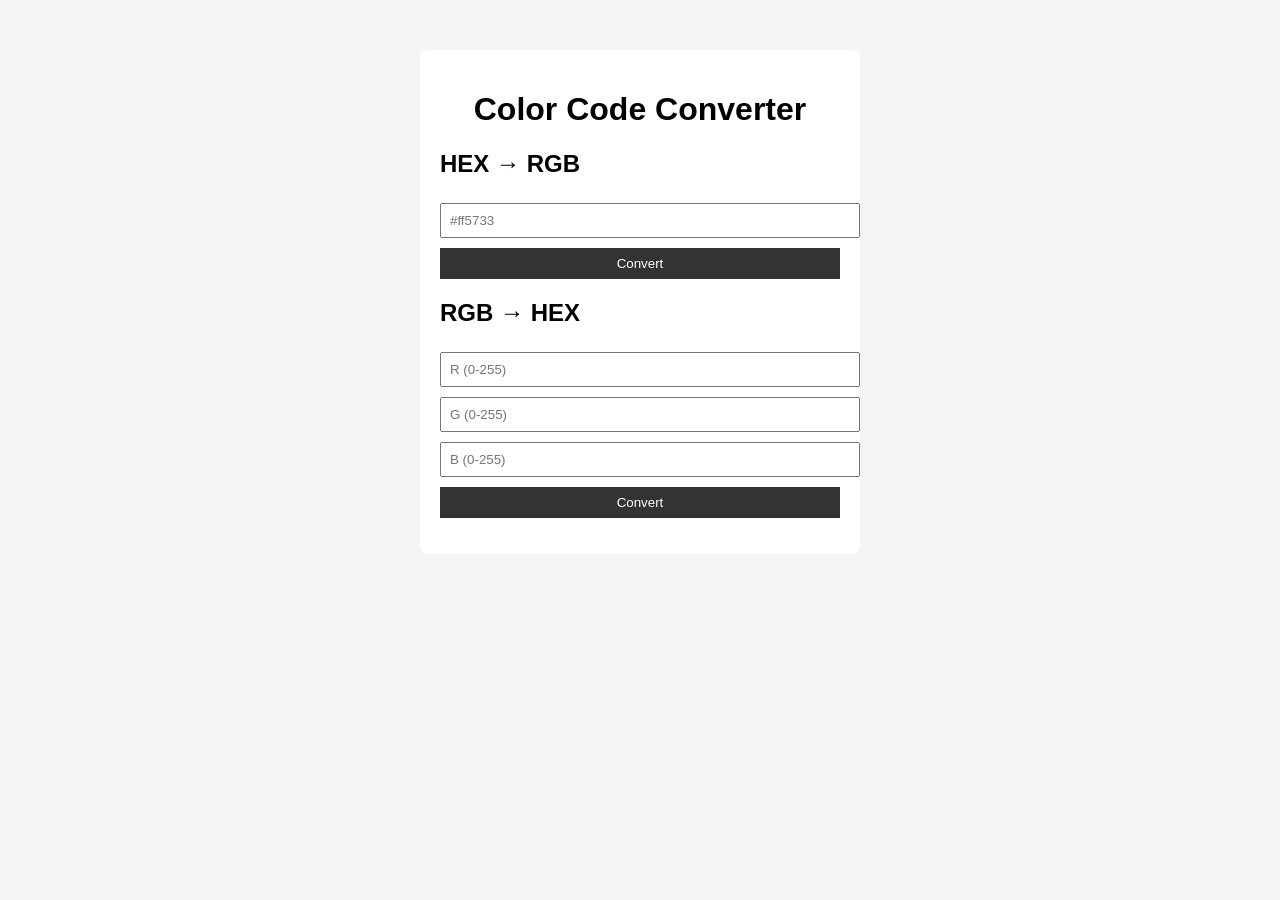
<file: projects/color-code-converter/index.html>
<!DOCTYPE html>
<html lang="en">
<head>
  <meta charset="UTF-8" />
  <title>Color Code Converter</title>
  <link rel="stylesheet" href="style.css" />
</head>
<body>

  <div class="container">
    <h1>Color Code Converter</h1>

    <div class="section">
      <h2>HEX → RGB</h2>
      <input type="text" id="hexInput" placeholder="#ff5733" />
      <button onclick="hexToRgb()">Convert</button>
      <p id="rgbOutput"></p>
    </div>

    <div class="section">
      <h2>RGB → HEX</h2>
      <input type="number" id="r" placeholder="R (0-255)" />
      <input type="number" id="g" placeholder="G (0-255)" />
      <input type="number" id="b" placeholder="B (0-255)" />
      <button onclick="rgbToHex()">Convert</button>
      <p id="hexOutput"></p>
    </div>
  </div>

  <script src="script.js"></script>
</body>
</html>
</file>
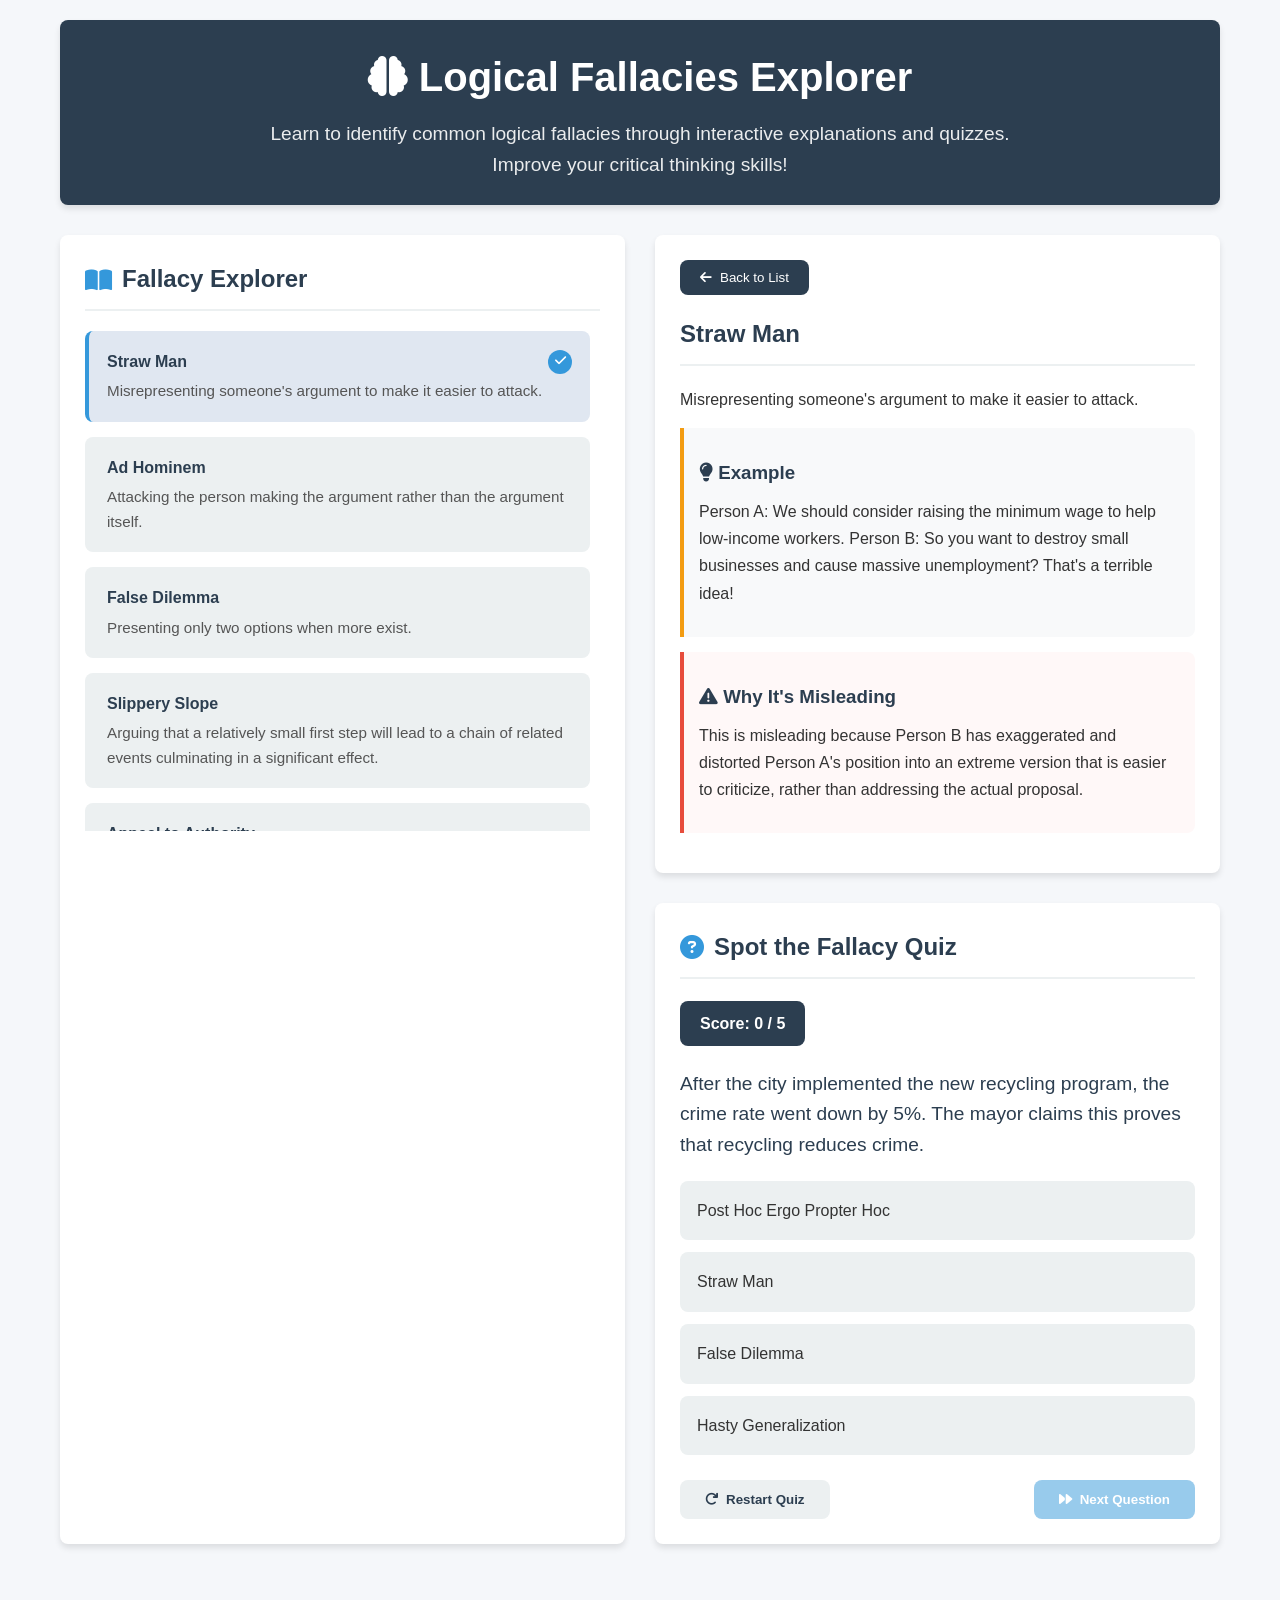
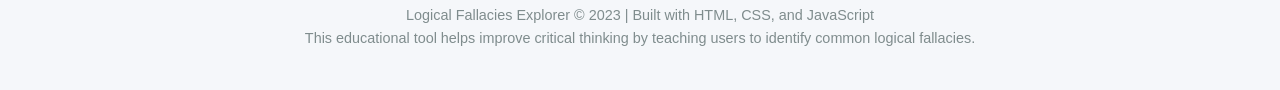
<file: projects/common-logical-fallacies-explorer/index.html>
<!DOCTYPE html>
<html lang="en">
<head>
    <meta charset="UTF-8">
    <meta name="viewport" content="width=device-width, initial-scale=1.0">
    <title>Logical Fallacies Explorer</title>
    <link rel="stylesheet" href="https://cdnjs.cloudflare.com/ajax/libs/font-awesome/6.4.0/css/all.min.css">
    <link rel="stylesheet" href="style.css">
</head>
<body>
    <div class="container">
        <header>
            <h1><i class="fas fa-brain"></i> Logical Fallacies Explorer</h1>
            <p class="subtitle">Learn to identify common logical fallacies through interactive explanations and quizzes. Improve your critical thinking skills!</p>
        </header>
        
        <div class="app-container">
            <section class="explorer-section">
                <h2><i class="fas fa-book-open"></i> Fallacy Explorer</h2>
                <div class="fallacy-list" id="fallacyList">
                    <!-- Fallacies will be dynamically generated here -->
                </div>
            </section>
            
            <div class="details-quiz-container">
                <section class="detail-section">
                    <button class="back-button" id="backButton">
                        <i class="fas fa-arrow-left"></i> Back to List
                    </button>
                    
                    <div class="detail-view" id="detailView">
                        <div class="detail-content">
                            <h2 id="detailTitle">Select a Fallacy to Learn More</h2>
                            <p id="detailDescription">Click on any fallacy in the explorer to see detailed information, examples, and explanations about why it's misleading.</p>
                            
                            <div class="example-box" id="detailExample">
                                <h3><i class="fas fa-lightbulb"></i> Example</h3>
                                <p>Examples will appear here when you select a fallacy.</p>
                            </div>
                            
                            <div class="misleading-box" id="detailMisleading">
                                <h3><i class="fas fa-exclamation-triangle"></i> Why It's Misleading</h3>
                                <p>This section will explain why the selected fallacy is problematic when you select one from the list.</p>
                            </div>
                        </div>
                    </div>
                </section>
                
                <section class="quiz-section">
                    <h2><i class="fas fa-question-circle"></i> Spot the Fallacy Quiz</h2>
                    
                    <div class="quiz-header">
                        <div class="score-display">
                            Score: <span id="scoreValue">0</span> / <span id="totalQuestions">5</span>
                        </div>
                        <div class="progress-container">
                            <div class="progress-bar">
                                <div class="progress-fill" id="progressFill"></div>
                            </div>
                        </div>
                    </div>
                    
                    <div class="question-container">
                        <p class="question-text" id="questionText">Loading quiz questions...</p>
                        
                        <div class="options-container" id="optionsContainer">
                            <!-- Options will be dynamically generated here -->
                        </div>
                        
                        <div class="feedback-container" id="feedbackContainer">
                            <p id="feedbackText"></p>
                        </div>
                    </div>
                    
                    <div class="quiz-controls">
                        <button class="quiz-button restart-button" id="restartQuiz">
                            <i class="fas fa-redo"></i> Restart Quiz
                        </button>
                        <button class="quiz-button next-button" id="nextQuestion" disabled>
                            <i class="fas fa-forward"></i> Next Question
                        </button>
                    </div>
                    
                    <div class="performance-feedback" id="performanceFeedback">
                        <!-- Performance feedback will appear here -->
                    </div>
                </section>
            </div>
        </div>
        
        <footer>
            <p>Logical Fallacies Explorer &copy; 2023 | Built with HTML, CSS, and JavaScript</p>
            <p>This educational tool helps improve critical thinking by teaching users to identify common logical fallacies.</p>
        </footer>
    </div>

    <script src="script.js"></script>
</body>
</html>
</file>
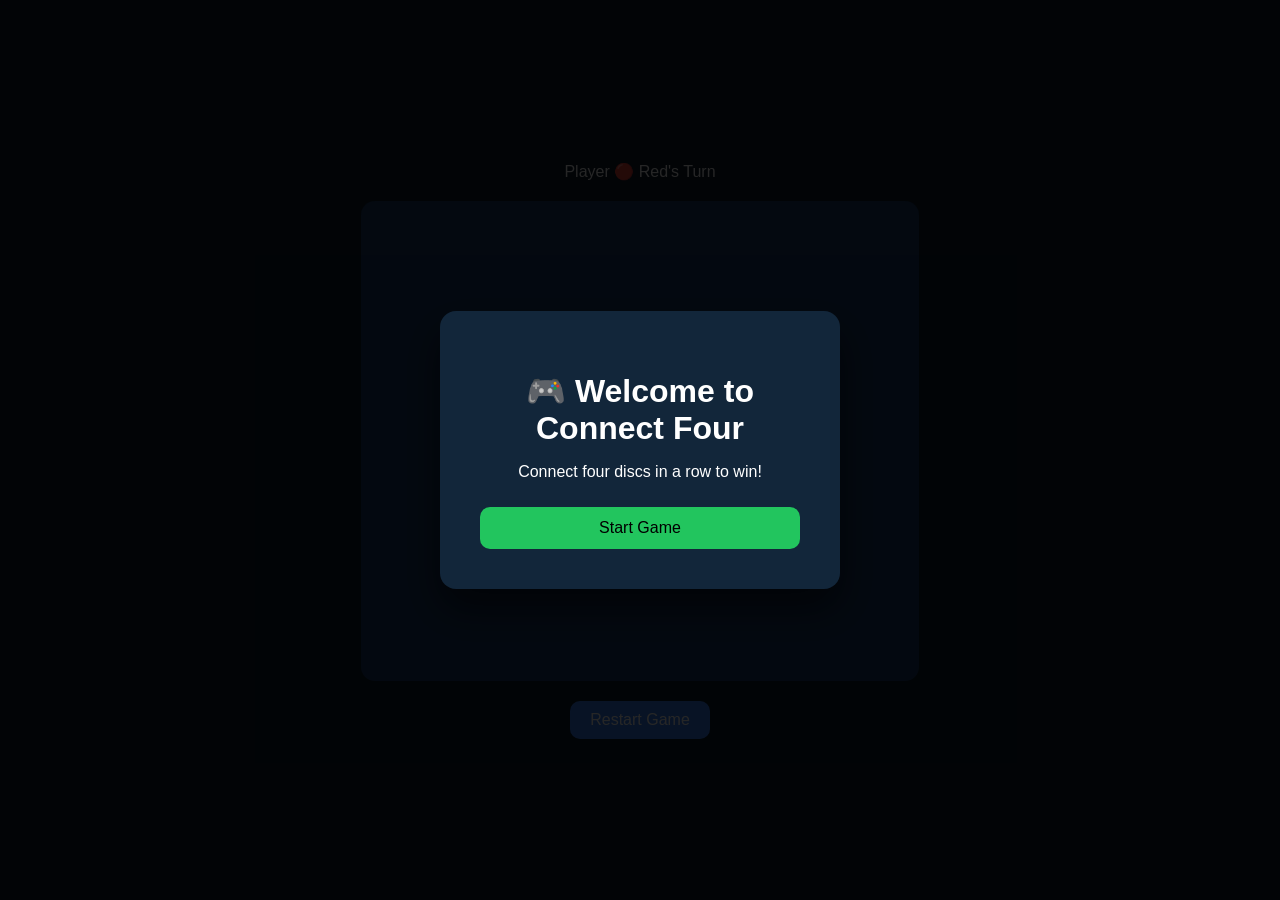
<file: projects/connect-four/index.html>
<!DOCTYPE html>
<html lang="en">
<head>
  <meta charset="UTF-8" />
  <meta name="viewport" content="width=device-width, initial-scale=1.0"/>
  <title>Connect Four</title>
  <link rel="stylesheet" href="style.css" />
</head>
<body>

<!-- Overlay -->
  <div class="overlay" id="overlay">

    <!-- Welcome Modal -->
    <div class="modal" id="welcomeModal">
      <h1>🎮 Welcome to Connect Four</h1>
      <p>Connect four discs in a row to win!</p>
      <button id="startBtn">Start Game</button>
    </div>

    <!-- Mode Selection Modal -->
    <div class="modal hidden" id="modeModal">
      <h2>Select Game Mode</h2>
      <button id="twoPlayerBtn">👥 Two Players</button>
      <button id="aiBtn">🤖 Play with Computer</button>
    </div>

  </div>

  <!-- Game Area -->
  <div class="game-container hidden" id="gameContainer">
    <div id="status">Player 🔴 Red's Turn</div>
    <div class="board" id="board"></div>
    <button id="restart">Restart Game</button>
  </div>


<script src="script.js"></script>
</body>

</html>
</file>
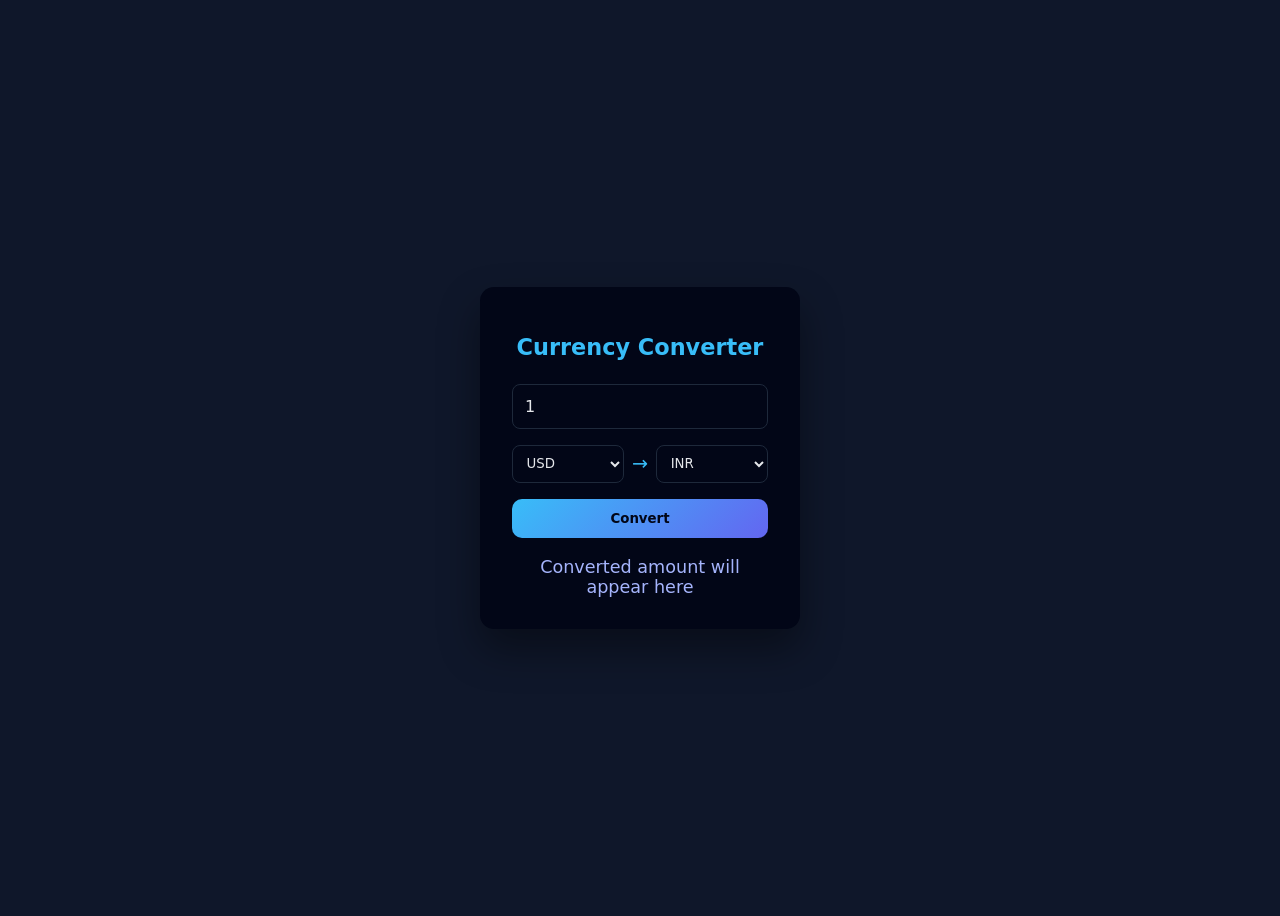
<file: projects/currency-converter/index.html>
<!DOCTYPE html>
<html lang="en">
<head>
  <meta charset="UTF-8" />
  <meta name="viewport" content="width=device-width, initial-scale=1.0"/>
  <title>Currency Converter</title>
  <link rel="stylesheet" href="style.css">
</head>
<body>

  <div class="converter">
    <h1>Currency Converter</h1>

    <input type="number" id="amount" placeholder="Enter amount" value="1" />

    <div class="selectors">
      <select id="fromCurrency"></select>
      <span>→</span>
      <select id="toCurrency"></select>
    </div>

    <button id="convertBtn">Convert</button>

    <div class="result" id="result">
      Converted amount will appear here
    </div>
  </div>


  <script src="script.js"></script>
</body>
</html>
</file>
<file: projects/AttentionDriftVisualizer/styles.css>
/* Reset & Base Styles */
* {
    margin: 0;
    padding: 0;
    box-sizing: border-box;
}

:root {
    --primary: #6366f1;
    --primary-light: #818cf8;
    --primary-dark: #4f46e5;
    --secondary: #10b981;
    --secondary-light: #34d399;
    --warning: #f59e0b;
    --warning-light: #fbbf24;
    --danger: #ef4444;
    --danger-light: #f87171;
    --light: #f8fafc;
    --light-gray: #f1f5f9;
    --medium-gray: #e2e8f0;
    --dark-gray: #64748b;
    --dark: #1e293b;
    --shadow: 0 1px 3px rgba(0, 0, 0, 0.1);
    --shadow-md: 0 4px 6px rgba(0, 0, 0, 0.1);
    --shadow-lg: 0 10px 25px rgba(0, 0, 0, 0.1);
    --radius: 12px;
    --radius-sm: 8px;
    --radius-lg: 16px;
    --transition: all 0.3s ease;
}

body {
    font-family: 'Inter', sans-serif;
    background: linear-gradient(135deg, #faf5ff 0%, #f3e8ff 100%);
    color: var(--dark);
    line-height: 1.6;
    min-height: 100vh;
    padding: 20px;
}

.container {
    max-width: 1200px;
    margin: 0 auto;
}

/* Header */
header {
    background: white;
    border-radius: var(--radius-lg);
    padding: 30px;
    margin-bottom: 30px;
    box-shadow: var(--shadow-md);
    display: flex;
    justify-content: space-between;
    align-items: center;
    flex-wrap: wrap;
    gap: 20px;
}

.header-content {
    flex: 1;
}

h1 {
    font-size: 2.2rem;
    color: var(--primary);
    margin-bottom: 8px;
    display: flex;
    align-items: center;
    gap: 15px;
}

.subtitle {
    color: var(--dark-gray);
    font-size: 1.1rem;
    max-width: 600px;
}

.header-stats {
    display: flex;
    gap: 15px;
}

.stat-badge {
    display: flex;
    align-items: center;
    gap: 10px;
    background: var(--light-gray);
    padding: 12px 20px;
    border-radius: var(--radius);
    min-width: 120px;
}

.stat-badge i {
    color: var(--primary);
    font-size: 1.2rem;
}

.stat-badge span {
    font-weight: 600;
    color: var(--dark);
    font-size: 1rem;
}

/* Buttons */
.btn-primary {
    padding: 15px 30px;
    background: linear-gradient(135deg, var(--primary), var(--primary-dark));
    color: white;
    border: none;
    border-radius: var(--radius);
    font-size: 1rem;
    font-weight: 600;
    cursor: pointer;
    transition: var(--transition);
    display: inline-flex;
    align-items: center;
    gap: 10px;
    font-family: inherit;
}

.btn-primary:hover:not(:disabled) {
    transform: translateY(-2px);
    box-shadow: var(--shadow-lg);
}

.btn-primary:disabled {
    opacity: 0.5;
    cursor: not-allowed;
    transform: none !important;
}

.btn-secondary {
    padding: 12px 25px;
    background: white;
    color: var(--primary);
    border: 2px solid var(--primary);
    border-radius: var(--radius);
    font-size: 0.95rem;
    font-weight: 600;
    cursor: pointer;
    transition: var(--transition);
    display: inline-flex;
    align-items: center;
    gap: 8px;
    font-family: inherit;
}

.btn-secondary:hover:not(:disabled) {
    background: var(--primary);
    color: white;
}

.btn-text {
    background: none;
    border: none;
    color: var(--primary);
    font-weight: 600;
    cursor: pointer;
    display: inline-flex;
    align-items: center;
    gap: 8px;
    font-family: inherit;
    padding: 8px 12px;
    border-radius: var(--radius-sm);
    transition: var(--transition);
}

.btn-text:hover {
    background: var(--light-gray);
}

/* Control Panel */
.control-panel {
    background: white;
    border-radius: var(--radius-lg);
    padding: 30px;
    margin-bottom: 30px;
    box-shadow: var(--shadow-md);
}

.session-controls {
    display: flex;
    gap: 15px;
    margin-bottom: 30px;
    flex-wrap: wrap;
}

.session-settings {
    display: grid;
    grid-template-columns: repeat(auto-fit, minmax(250px, 1fr));
    gap: 30px;
    padding-top: 20px;
    border-top: 2px solid var(--light-gray);
}

.setting-group label {
    display: block;
    margin-bottom: 15px;
    font-weight: 600;
    color: var(--dark);
}

.duration-options, .mode-options {
    display: flex;
    gap: 10px;
    flex-wrap: wrap;
}

.duration-btn, .mode-btn {
    padding: 12px 20px;
    background: var(--light-gray);
    border: 2px solid var(--medium-gray);
    border-radius: var(--radius);
    cursor: pointer;
    font-weight: 500;
    color: var(--dark);
    transition: var(--transition);
    display: flex;
    align-items: center;
    gap: 8px;
    font-family: inherit;
}

.duration-btn:hover, .mode-btn:hover {
    border-color: var(--primary);
}

.duration-btn.active, .mode-btn.active {
    background: var(--primary);
    color: white;
    border-color: var(--primary);
}

/* Visualization Panel */
.visualization-panel {
    background: white;
    border-radius: var(--radius-lg);
    padding: 30px;
    margin-bottom: 30px;
    box-shadow: var(--shadow-md);
}

.visualization-header {
    display: flex;
    justify-content: space-between;
    align-items: center;
    margin-bottom: 30px;
    flex-wrap: wrap;
    gap: 15px;
}

.visualization-header h2 {
    color: var(--primary);
    display: flex;
    align-items: center;
    gap: 10px;
}

.visualization-info {
    display: flex;
    gap: 20px;
    flex-wrap: wrap;
}

.info-item {
    display: flex;
    align-items: center;
    gap: 8px;
    font-size: 0.9rem;
    color: var(--dark-gray);
}

.focus-flow-container {
    margin-bottom: 30px;
}

.focus-timeline {
    height: 80px;
    background: var(--light-gray);
    border-radius: var(--radius);
    padding: 20px;
    margin-bottom: 20px;
    position: relative;
    overflow: hidden;
}

.timeline-segment {
    position: absolute;
    top: 20px;
    height: 40px;
    border-radius: 20px;
    transition: all 0.5s ease;
}

.focus-meter {
    background: white;
    border: 2px solid var(--medium-gray);
    border-radius: var(--radius);
    padding: 20px;
}

.meter-labels {
    display: flex;
    justify-content: space-between;
    margin-bottom: 10px;
    font-size: 0.9rem;
    color: var(--dark-gray);
    font-weight: 500;
}

.meter-bar {
    height: 20px;
    background: linear-gradient(90deg, var(--secondary), var(--warning), var(--danger));
    border-radius: 10px;
    position: relative;
}

.meter-fill {
    position: absolute;
    top: 0;
    left: 0;
    right: 0;
    bottom: 0;
    background: rgba(255, 255, 255, 0.3);
    border-radius: 10px;
}

.meter-indicator {
    position: absolute;
    top: -5px;
    width: 40px;
    height: 30px;
    transform: translateX(-50%);
    transition: left 1s ease;
}

.indicator-dot {
    width: 10px;
    height: 10px;
    background: var(--dark);
    border-radius: 50%;
    position: absolute;
    top: 0;
    left: 50%;
    transform: translateX(-50%);
}

.live-indicators {
    display: grid;
    grid-template-columns: repeat(auto-fit, minmax(200px, 1fr));
    gap: 20px;
    margin-top: 30px;
}

.indicator {
    background: var(--light-gray);
    border-radius: var(--radius);
    padding: 20px;
    display: flex;
    gap: 15px;
    align-items: center;
    transition: var(--transition);
}

.indicator.active {
    background: white;
    box-shadow: var(--shadow);
    border-left: 4px solid var(--primary);
}

.indicator-icon {
    width: 50px;
    height: 50px;
    background: var(--primary-light);
    border-radius: 50%;
    display: flex;
    align-items: center;
    justify-content: center;
    color: white;
    font-size: 1.2rem;
}

.indicator-content h3 {
    font-size: 1rem;
    margin-bottom: 5px;
    color: var(--dark);
}

.indicator-content p {
    font-size: 0.9rem;
    color: var(--dark-gray);
}

/* Insights Panel */
.insights-panel {
    background: white;
    border-radius: var(--radius-lg);
    padding: 30px;
    margin-bottom: 30px;
    box-shadow: var(--shadow-md);
}

.insights-header {
    display: flex;
    justify-content: space-between;
    align-items: center;
    margin-bottom: 30px;
    flex-wrap: wrap;
    gap: 15px;
}

.insights-header h2 {
    color: var(--primary);
    display: flex;
    align-items: center;
    gap: 10px;
}

.insight-cards {
    display: grid;
    grid-template-columns: repeat(auto-fit, minmax(200px, 1fr));
    gap: 20px;
    margin-bottom: 40px;
}

.insight-card {
    background: var(--light-gray);
    border-radius: var(--radius);
    padding: 25px;
    text-align: center;
    transition: var(--transition);
}

.insight-card:hover {
    transform: translateY(-5px);
    box-shadow: var(--shadow);
}

.insight-icon {
    width: 60px;
    height: 60px;
    border-radius: 50%;
    display: flex;
    align-items: center;
    justify-content: center;
    margin: 0 auto 20px;
    font-size: 1.5rem;
}

.insight-details h3 {
    font-size: 1rem;
    margin-bottom: 10px;
    color: var(--dark);
}

.insight-value {
    font-size: 2rem;
    font-weight: 700;
    color: var(--primary);
    margin-bottom: 5px;
}

.insight-details p {
    font-size: 0.9rem;
    color: var(--dark-gray);
}

.patterns-section {
    padding-top: 30px;
    border-top: 2px solid var(--light-gray);
}

.patterns-section h3 {
    margin-bottom: 20px;
    color: var(--primary);
    display: flex;
    align-items: center;
    gap: 10px;
}

.patterns-grid {
    display: grid;
    grid-template-columns: repeat(auto-fit, minmax(150px, 1fr));
    gap: 20px;
}

.pattern-item {
    text-align: center;
}

.pattern-visual {
    height: 80px;
    display: flex;
    align-items: flex-end;
    justify-content: center;
    gap: 5px;
    padding: 15px;
    background: var(--light-gray);
    border-radius: var(--radius);
    margin-bottom: 10px;
}

.pattern-bar {
    width: 15px;
    border-radius: 5px;
    transition: height 0.3s ease;
}

.pattern-item p {
    font-size: 0.9rem;
    color: var(--dark);
    font-weight: 500;
}

/* Reflection Panel */
.reflection-panel {
    background: white;
    border-radius: var(--radius-lg);
    padding: 30px;
    box-shadow: var(--shadow-md);
}

.reflection-header {
    display: flex;
    justify-content: space-between;
    align-items: center;
    margin-bottom: 30px;
    flex-wrap: wrap;
    gap: 15px;
}

.reflection-header h2 {
    color: var(--primary);
    display: flex;
    align-items: center;
    gap: 10px;
}

.reflection-status {
    display: flex;
    align-items: center;
    gap: 8px;
    background: var(--light-gray);
    padding: 8px 16px;
    border-radius: 20px;
    font-size: 0.9rem;
    color: var(--dark-gray);
}

.reflection-content {
    display: grid;
    grid-template-columns: 2fr 1fr;
    gap: 40px;
}

@media (max-width: 768px) {
    .reflection-content {
        grid-template-columns: 1fr;
    }
}

.reflection-message {
    background: linear-gradient(135deg, var(--light-gray), white);
    border-radius: var(--radius);
    padding: 30px;
    border-left: 6px solid var(--primary);
}

.message-icon {
    font-size: 3rem;
    color: var(--primary);
    margin-bottom: 20px;
}

.message-content h3 {
    font-size: 1.5rem;
    color: var(--primary);
    margin-bottom: 15px;
}

.message-content p {
    color: var(--dark);
    margin-bottom: 15px;
    line-height: 1.6;
}

.tip {
    background: rgba(16, 185, 129, 0.1);
    padding: 15px;
    border-radius: var(--radius-sm);
    border-left: 3px solid var(--secondary);
    display: flex;
    align-items: flex-start;
    gap: 10px;
    margin-top: 20px;
}

.tip i {
    color: var(--secondary);
    font-size: 1.2rem;
}

.action-suggestions {
    background: white;
    border: 2px solid var(--medium-gray);
    border-radius: var(--radius);
    padding: 25px;
}

.action-suggestions h3 {
    margin-bottom: 20px;
    color: var(--primary);
    display: flex;
    align-items: center;
    gap: 10px;
}

.suggestions-list {
    display: flex;
    flex-direction: column;
    gap: 15px;
}

.suggestion {
    display: flex;
    align-items: flex-start;
    gap: 12px;
    padding: 12px;
    background: var(--light-gray);
    border-radius: var(--radius-sm);
    transition: var(--transition);
}

.suggestion:hover {
    background: var(--medium-gray);
}

.suggestion i {
    color: var(--primary);
    font-size: 1.2rem;
    margin-top: 2px;
}

.suggestion p {
    font-size: 0.95rem;
    color: var(--dark);
    line-height: 1.5;
}

/* Modal */
.modal {
    display: none;
    position: fixed;
    top: 0;
    left: 0;
    width: 100%;
    height: 100%;
    background: rgba(0, 0, 0, 0.5);
    z-index: 1000;
    justify-content: center;
    align-items: center;
    padding: 20px;
}

.modal-content {
    background: white;
    border-radius: var(--radius-lg);
    width: 90%;
    max-width: 600px;
    max-height: 80vh;
    overflow: hidden;
    box-shadow: var(--shadow-lg);
    animation: modalFadeIn 0.3s ease-out;
}

@keyframes modalFadeIn {
    from { opacity: 0; transform: translateY(-30px); }
    to { opacity: 1; transform: translateY(0); }
}

.modal-header {
    background: var(--primary);
    color: white;
    padding: 20px;
    display: flex;
    justify-content: space-between;
    align-items: center;
}

.modal-header h3 {
    font-size: 1.3rem;
    display: flex;
    align-items: center;
    gap: 10px;
}

.close-modal {
    background: none;
    border: none;
    color: white;
    font-size: 1.8rem;
    cursor: pointer;
    width: 30px;
    height: 30px;
    display: flex;
    align-items: center;
    justify-content: center;
    border-radius: 50%;
    transition: var(--transition);
}

.close-modal:hover {
    background: rgba(255, 255, 255, 0.2);
}

.modal-body {
    padding: 30px;
    max-height: calc(80vh - 80px);
    overflow-y: auto;
}

.history-filters {
    display: flex;
    gap: 10px;
    margin-bottom: 20px;
    flex-wrap: wrap;
}

.filter-btn {
    padding: 8px 16px;
    background: var(--light-gray);
    border: none;
    border-radius: 20px;
    cursor: pointer;
    font-weight: 500;
    color: var(--dark-gray);
    transition: var(--transition);
    font-family: inherit;
}

.filter-btn.active {
    background: var(--primary);
    color: white;
}

.history-list {
    margin-bottom: 30px;
    max-height: 300px;
    overflow-y: auto;
}

.history-item {
    padding: 15px;
    border-bottom: 1px solid var(--medium-gray);
    display: flex;
    justify-content: space-between;
    align-items: center;
}

.history-item:last-child {
    border-bottom: none;
}

.modal-actions {
    display: flex;
    gap: 15px;
    justify-content: flex-end;
}

/* Footer */
footer {
    margin-top: 50px;
    text-align: center;
    padding: 25px;
    color: var(--dark-gray);
    font-size: 0.9rem;
    background: white;
    border-radius: var(--radius);
    box-shadow: var(--shadow);
}

.footer-content {
    display: flex;
    justify-content: space-between;
    align-items: center;
    flex-wrap: wrap;
    gap: 20px;
}

.footer-sub {
    font-size: 0.85rem;
    margin-top: 5px;
    color: var(--dark-gray);
}

.footer-links {
    display: flex;
    gap: 20px;
}

.footer-link {
    color: var(--primary);
    text-decoration: none;
    font-weight: 500;
    display: flex;
    align-items: center;
    gap: 8px;
    transition: var(--transition);
}

.footer-link:hover {
    color: var(--primary-dark);
}

/* Responsive Design */
@media (max-width: 768px) {
    body {
        padding: 10px;
    }
    
    header {
        flex-direction: column;
        text-align: center;
        padding: 20px;
    }
    
    .header-stats {
        width: 100%;
        justify-content: center;
    }
    
    h1 {
        font-size: 1.8rem;
    }
    
    .session-controls {
        flex-direction: column;
    }
    
    .session-controls button {
        width: 100%;
        justify-content: center;
    }
    
    .live-indicators {
        grid-template-columns: 1fr;
    }
    
    .insight-cards {
        grid-template-columns: repeat(2, 1fr);
    }
    
    .patterns-grid {
        grid-template-columns: repeat(2, 1fr);
    }
    
    .footer-content {
        flex-direction: column;
        text-align: center;
    }
}

/* Animation for timeline updates */
@keyframes pulse {
    0% { transform: scale(1); }
    50% { transform: scale(1.05); }
    100% { transform: scale(1); }
}

.pulse {
    animation: pulse 0.5s ease;
}

/* Smooth transitions for focus states */
.focus-transition {
    transition: all 0.8s cubic-bezier(0.4, 0, 0.2, 1);
}
</file>
<file: projects/bmi-calculator/styles.css>
@import url('https://fonts.googleapis.com/css2?family=IBM+Plex+Sans&display=swap');


body {
    background-color: #5880b4;
    text-align: center;
    font-family: 'IBM Plex Sans', sans-serif;
}

button {
    background-color: powderblue;
    
}


h1{
    color:#d9edef
}
p{
    color:#c9c6e4
}

.btn {
    margin-bottom: 10px;
    margin-left: auto;
    margin-right: auto;
    display: block;
    font-size :14px;
    padding: 10px;
    outline: none;
    border-radius: 30%;
    border:3px solid #8071c1
}
.btn:hover{
    color:#100b4d;
    background-color: #fff;
    text-decoration: underline;
}
input {
    width: 100%;
    padding: 5px 14px;
    border: 3px solid #8071c1;
    margin-bottom: 10px;
    background-color: rgba(0,0,0,.4);
    outline: none;
    color: #fff;
    font-size: 14px;
}

input:focus {
    border: 2px solid rgba(165, 204, 222, 0.4);
    background-color: rgb(60,60,60);
}

form {
    background-color: #07363a;
    padding: 20px;
    color: #100b4d;
    border: 3px dotted palevioletred;
    border-radius: 12px; 

}

form p {
    margin-bottom: 10px;
}

form p:nth-child(1){
    margin-top: 0;
}

.panel {
    margin-top: 20px;
    float: none;
}

@media (min-width: 768px) {
    .panel {
        width: 50%;
        margin-left: auto;
        margin-right: auto;
    }
}

@media (min-width: 1024px) {
    .panel {
        width: 30%;
        margin-left: auto;
        margin-right: auto;
    }
}
table{
    height: 100px;
    width: 550px;
    background-color:palevioletred;
    margin: 0 auto;
    border: 5px solid #fff;
    padding: 10px;
}


table.td,th{
    margin: auto;
    text-align: center;
    border: 2px solid rgb(249, 248, 252) ;
    color:rgb(74, 5, 52);
}
table.th,td{
    margin: auto;
    text-align: center;
    border: 2px solid rgb(247, 238, 238) ;
    color:#fff
}
</file>
<file: projects/ChaloCanteen/style.css>
/* General layout */
body {
    font-family: "Segoe UI", Tahoma, Geneva, Verdana, sans-serif;
    padding: 20px;
    background: #e6f7e6;
    /* light green background */
    color: #333;
    line-height: 1.5;
    max-width: 900px;
    margin: auto;
}

/* Header */
h1 {
    text-align: center;
    background: linear-gradient(90deg, #2ecc71, #27ae60);
    /* green gradient */
    color: #fff;
    padding: 14px;
    border-radius: 10px;
    box-shadow: 0 4px 8px rgba(0, 0, 0, 0.15);
    letter-spacing: 1px;
}

h3 {
    margin-top: 25px;
    color: #2c3e50;
    border-left: 4px solid #27ae60;
    padding-left: 8px;
}

/* Menu container */
#menu {
    margin-top: 15px;
    display: grid;
    grid-template-columns: 1fr 1fr;
    gap: 12px;
}

/* Menu item card */
.item {
    background: #fff;
    border-radius: 10px;
    padding: 15px;
    box-shadow: 0 2px 6px rgba(0, 0, 0, 0.1);
    display: flex;
    justify-content: space-between;
    align-items: center;
    transition: transform 0.2s ease, box-shadow 0.2s ease;
}

.item:hover {
    transform: translateY(-3px);
    box-shadow: 0 6px 12px rgba(0, 0, 0, 0.15);
}

.item-name {
    font-weight: 600;
    font-size: 16px;
    color: #2c3e50;
}

/* Quantity input */
.qty {
    width: 60px;
    padding: 6px;
    text-align: center;
    border: 1px solid #ccc;
    border-radius: 6px;
    font-size: 14px;
    transition: border 0.2s;
}

.qty:focus {
    border-color: #27ae60;
    outline: none;
}

/* Buttons */
button {
    display: block;
    padding: 12px 20px;
    background: linear-gradient(90deg, #2ecc71, #27ae60);
    color: white;
    border: none;
    border-radius: 8px;
    margin-top: 20px;
    cursor: pointer;
    font-size: 15px;
    font-weight: bold;
    transition: background 0.3s, transform 0.1s;
}

button:hover {
    background: linear-gradient(90deg, #27ae60, #219150);
}

button:active {
    transform: scale(0.97);
}

/* Bill area */
pre {
    background: #fff;
    padding: 15px;
    border-radius: 10px;
    border: 1px solid #ddd;
    font-size: 15px;
    box-shadow: 0 2px 6px rgba(0, 0, 0, 0.1);
    white-space: pre-wrap;
    word-wrap: break-word;
    margin-top: 10px;
}

/* Responsive */
@media (max-width: 600px) {
    #menu {
        grid-template-columns: 1fr;
    }
}
</file>
<file: projects/color-code-converter/style.css>
body {
  font-family: Arial, sans-serif;
  background: #f4f4f4;
}

.container {
  max-width: 400px;
  margin: 50px auto;
  background: #ffffff;
  padding: 20px;
  border-radius: 8px;
}

h1 {
  text-align: center;
}

.section {
  margin-top: 20px;
}

input {
  width: 100%;
  padding: 8px;
  margin: 5px 0;
}

button {
  width: 100%;
  padding: 8px;
  margin-top: 5px;
  background: #333;
  color: white;
  border: none;
  cursor: pointer;
}

button:hover {
  background: #555;
}

p {
  margin-top: 10px;
  font-weight: bold;
}
</file>
<file: projects/common-logical-fallacies-explorer/style.css>
:root {
            --primary-color: #2c3e50;
            --secondary-color: #3498db;
            --accent-color: #e74c3c;
            --light-color: #ecf0f1;
            --dark-color: #2c3e50;
            --success-color: #27ae60;
            --warning-color: #f39c12;
            --border-radius: 8px;
            --box-shadow: 0 4px 6px rgba(0, 0, 0, 0.1);
            --transition: all 0.3s ease;
        }

        * {
            margin: 0;
            padding: 0;
            box-sizing: border-box;
            font-family: 'Segoe UI', Tahoma, Geneva, Verdana, sans-serif;
        }

        body {
            background-color: #f5f7fa;
            color: #333;
            line-height: 1.6;
        }

        .container {
            max-width: 1200px;
            margin: 0 auto;
            padding: 20px;
        }

        header {
            background-color: var(--primary-color);
            color: white;
            padding: 25px 0;
            text-align: center;
            border-radius: var(--border-radius);
            margin-bottom: 30px;
            box-shadow: var(--box-shadow);
        }

        h1 {
            font-size: 2.5rem;
            margin-bottom: 10px;
        }

        .subtitle {
            font-size: 1.2rem;
            opacity: 0.9;
            max-width: 800px;
            margin: 0 auto;
        }

        .app-container {
            display: grid;
            grid-template-columns: 1fr;
            gap: 30px;
        }

        @media (min-width: 992px) {
            .app-container {
                grid-template-columns: 1fr 1fr;
            }
            
            .explorer-section {
                grid-column: 1;
            }
            
            .details-quiz-container {
                grid-column: 2;
                display: flex;
                flex-direction: column;
                gap: 30px;
            }
        }

        section {
            background-color: white;
            border-radius: var(--border-radius);
            padding: 25px;
            box-shadow: var(--box-shadow);
            transition: var(--transition);
        }

        section:hover {
            box-shadow: 0 6px 12px rgba(0, 0, 0, 0.15);
        }

        h2 {
            color: var(--primary-color);
            margin-bottom: 20px;
            padding-bottom: 10px;
            border-bottom: 2px solid var(--light-color);
            display: flex;
            align-items: center;
            gap: 10px;
        }

        h2 i {
            color: var(--secondary-color);
        }

        .fallacy-list {
            display: flex;
            flex-direction: column;
            gap: 15px;
            max-height: 500px;
            overflow-y: auto;
            padding-right: 10px;
        }

        .fallacy-item {
            background-color: var(--light-color);
            border-radius: var(--border-radius);
            padding: 18px;
            cursor: pointer;
            transition: var(--transition);
            border-left: 4px solid transparent;
        }

        .fallacy-item:hover {
            transform: translateX(5px);
            background-color: #e0e7f1;
        }

        .fallacy-item.active {
            border-left-color: var(--secondary-color);
            background-color: #e0e7f1;
        }

        .fallacy-name {
            font-weight: bold;
            color: var(--primary-color);
            margin-bottom: 5px;
            display: flex;
            justify-content: space-between;
            align-items: center;
        }

        .fallacy-explanation {
            font-size: 0.95rem;
            color: #555;
            display: -webkit-box;
            -webkit-box-orient: vertical;
            overflow: hidden;
        }

        .visited-badge {
            background-color: var(--secondary-color);
            color: white;
            border-radius: 50%;
            width: 24px;
            height: 24px;
            display: flex;
            align-items: center;
            justify-content: center;
            font-size: 0.8rem;
        }

        .detail-view {
            display: none;
        }

        .detail-view.active {
            display: block;
        }

        .detail-content h3 {
            color: var(--primary-color);
            margin: 15px 0 10px;
        }

        .detail-content p {
            margin-bottom: 15px;
            line-height: 1.7;
        }

        .example-box {
            background-color: #f8f9fa;
            border-left: 4px solid var(--warning-color);
            padding: 15px;
            margin: 15px 0;
            border-radius: 0 var(--border-radius) var(--border-radius) 0;
        }

        .misleading-box {
            background-color: #fff8f8;
            border-left: 4px solid var(--accent-color);
            padding: 15px;
            margin: 15px 0;
            border-radius: 0 var(--border-radius) var(--border-radius) 0;
        }

        .back-button {
            background-color: var(--primary-color);
            color: white;
            border: none;
            padding: 10px 20px;
            border-radius: var(--border-radius);
            cursor: pointer;
            display: inline-flex;
            align-items: center;
            gap: 8px;
            margin-bottom: 20px;
            transition: var(--transition);
        }

        .back-button:hover {
            background-color: #1a252f;
        }

        .quiz-container {
            display: flex;
            flex-direction: column;
        }

        .quiz-header {
            display: flex;
            justify-content: space-between;
            align-items: center;
            margin-bottom: 20px;
        }

        .score-display {
            background-color: var(--primary-color);
            color: white;
            padding: 10px 20px;
            border-radius: var(--border-radius);
            font-weight: bold;
        }

        .question-container {
            margin-bottom: 25px;
        }

        .question-text {
            font-size: 1.2rem;
            margin-bottom: 20px;
            color: var(--primary-color);
        }

        .options-container {
            display: flex;
            flex-direction: column;
            gap: 12px;
            margin-bottom: 20px;
        }

        .option {
            background-color: var(--light-color);
            padding: 15px;
            border-radius: var(--border-radius);
            cursor: pointer;
            transition: var(--transition);
            border: 2px solid transparent;
        }

        .option:hover:not(.disabled) {
            background-color: #e0e7f1;
        }

        .option.selected {
            border-color: var(--secondary-color);
            background-color: #e8f4fc;
        }

        .option.correct {
            border-color: var(--success-color);
            background-color: #eafaf1;
        }

        .option.incorrect {
            border-color: var(--accent-color);
            background-color: #fdeaea;
        }

        .option.disabled {
            cursor: not-allowed;
            opacity: 0.7;
        }

        .feedback-container {
            padding: 15px;
            border-radius: var(--border-radius);
            margin-bottom: 20px;
            display: none;
        }

        .feedback-container.show {
            display: block;
        }

        .feedback-correct {
            background-color: #eafaf1;
            border-left: 4px solid var(--success-color);
        }

        .feedback-incorrect {
            background-color: #fdeaea;
            border-left: 4px solid var(--accent-color);
        }

        .quiz-controls {
            display: flex;
            justify-content: space-between;
        }

        .quiz-button {
            padding: 12px 25px;
            border: none;
            border-radius: var(--border-radius);
            cursor: pointer;
            font-weight: bold;
            transition: var(--transition);
            display: flex;
            align-items: center;
            gap: 8px;
        }

        .quiz-button:disabled {
            opacity: 0.5;
            cursor: not-allowed;
        }

        .next-button {
            background-color: var(--secondary-color);
            color: white;
        }

        .next-button:hover:not(:disabled) {
            background-color: #2980b9;
        }

        .restart-button {
            background-color: var(--light-color);
            color: var(--primary-color);
        }

        .restart-button:hover {
            background-color: #d5dbdd;
        }

        .progress-bar {
            height: 10px;
            background-color: var(--light-color);
            border-radius: 5px;
            margin: 20px 0;
            overflow: hidden;
        }

        .progress-fill {
            height: 100%;
            background-color: var(--secondary-color);
            width: 0%;
            transition: width 0.5s ease;
        }

        .performance-feedback {
            text-align: center;
            padding: 15px;
            border-radius: var(--border-radius);
            margin-top: 20px;
            font-weight: bold;
            display: none;
        }

        .performance-feedback.show {
            display: block;
        }

        .excellent {
            background-color: #eafaf1;
            color: var(--success-color);
        }

        .good {
            background-color: #fff8e1;
            color: var(--warning-color);
        }

        .needs-improvement {
            background-color: #fdeaea;
            color: var(--accent-color);
        }

        footer {
            text-align: center;
            margin-top: 40px;
            padding: 20px;
            color: #7f8c8d;
            font-size: 0.9rem;
        }

        @media (max-width: 768px) {
            .app-container {
                grid-template-columns: 1fr;
            }
            
            h1 {
                font-size: 2rem;
            }
            
            section {
                padding: 20px 15px;
            }
            
            .quiz-header {
                flex-direction: column;
                gap: 15px;
                align-items: flex-start;
            }
            
            .quiz-controls {
                flex-direction: column;
                gap: 10px;
            }
            
            .quiz-button {
                justify-content: center;
            }
        }
</file>
<file: projects/connect-four/style.css>
body {
  font-family: "Poppins", sans-serif;
  background: #0b1b2b;
  color: #fff;
  height: 100vh;
  margin: 0;
}

/* Overlay */
.overlay {
  position: fixed;
  inset: 0;
  background: rgba(0,0,0,0.85);
  display: flex;
  align-items: center;
  justify-content: center;
  z-index: 100;
}

/* Modal */
.modal {
  background: #12263a;
  padding: 40px;
  border-radius: 16px;
  text-align: center;
  width: 320px;
  box-shadow: 0 20px 40px rgba(0,0,0,0.6);
}

.modal h1, .modal h2 {
  margin-bottom: 15px;
}

.modal button {
  width: 100%;
  padding: 12px;
  margin-top: 10px;
  border: none;
  border-radius: 10px;
  background: #22c55e;
  font-size: 16px;
  cursor: pointer;
}

.modal button:hover {
  background: #16a34a;
}

.hidden {
  display: none;
}

/* Game Container */
.game-container {
  height: 100vh;
  display: flex;
  flex-direction: column;
  align-items: center;
  justify-content: center;
}

/* Board */
.board {
  display: grid;
  grid-template-columns: repeat(7, 70px);
  grid-template-rows: repeat(6, 70px);
  gap: 8px;
  background: #183b6a;
  padding: 10px;
  border-radius: 14px;
  margin: 20px 0;
}

.cell {
  width: 70px;
  height: 70px;
  background: #071427;
  border-radius: 50%;
  cursor: pointer;
}

.red { background: #ef4444; }
.yellow { background: #facc15; }

/* Restart Button */
#restart {
  padding: 10px 20px;
  border-radius: 10px;
  border: none;
  background: #3b82f6;
  color: #fff;
  font-size: 16px;
  cursor: pointer;
}

#restart:hover {
  background: #2563eb;
}
</file>
<file: projects/currency-converter/style.css>
* {
    box-sizing: border-box;
    font-family: system-ui, -apple-system, BlinkMacSystemFont, sans-serif;
  }
  
  body {
    background: #0f172a;
    color: #e5e7eb;
    height: 100vh;
    display: flex;
    align-items: center;
    justify-content: center;
  }
  
  .converter {
    background: #020617;
    padding: 2rem;
    width: 320px;
    border-radius: 14px;
    box-shadow: 0 20px 40px rgba(0,0,0,0.4);
    text-align: center;
  }
  
  h1 {
    font-size: 1.4rem;
    margin-bottom: 1.5rem;
    color: #38bdf8;
  }
  
  input {
    width: 100%;
    padding: 0.75rem;
    font-size: 1rem;
    border-radius: 8px;
    border: none;
    outline: none;
    margin-bottom: 1rem;
    background: #020617;
    color: #e5e7eb;
    border: 1px solid #1e293b;
  }
  
  .selectors {
    display: flex;
    align-items: center;
    justify-content: space-between;
    gap: 0.5rem;
    margin-bottom: 1rem;
  }
  
  select {
    flex: 1;
    padding: 0.6rem;
    border-radius: 8px;
    background: #020617;
    color: #e5e7eb;
    border: 1px solid #1e293b;
    outline: none;
  }
  
  .selectors span {
    color: #38bdf8;
    font-size: 1.2rem;
  }
  
  button {
    width: 100%;
    padding: 0.75rem;
    border: none;
    border-radius: 10px;
    background: linear-gradient(135deg, #38bdf8, #6366f1);
    color: #020617;
    font-weight: 600;
    cursor: pointer;
    transition: transform 0.2s ease;
  }
  
  button:hover {
    transform: translateY(-2px);
  }
  
  .result {
    margin-top: 1.2rem;
    font-size: 1.1rem;
    font-weight: 500;
    color: #a5b4fc;
  }
</file>
